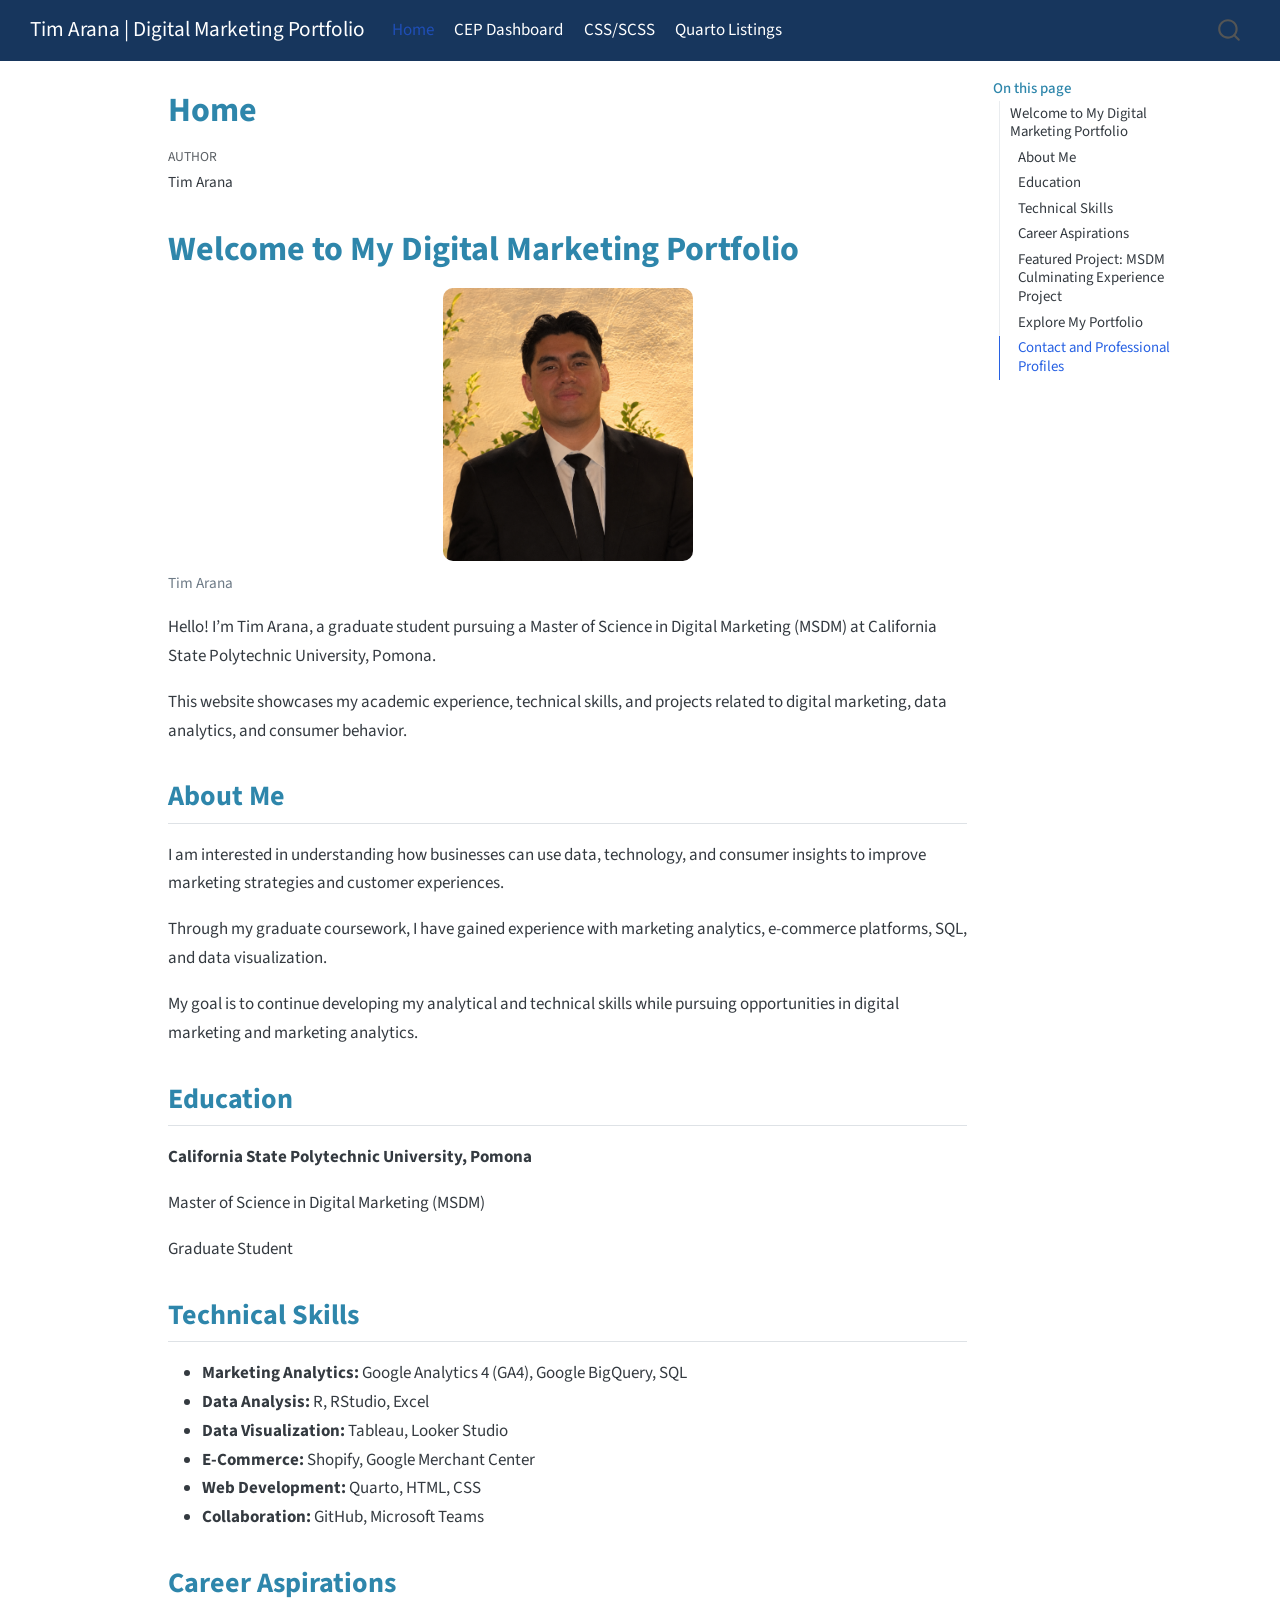
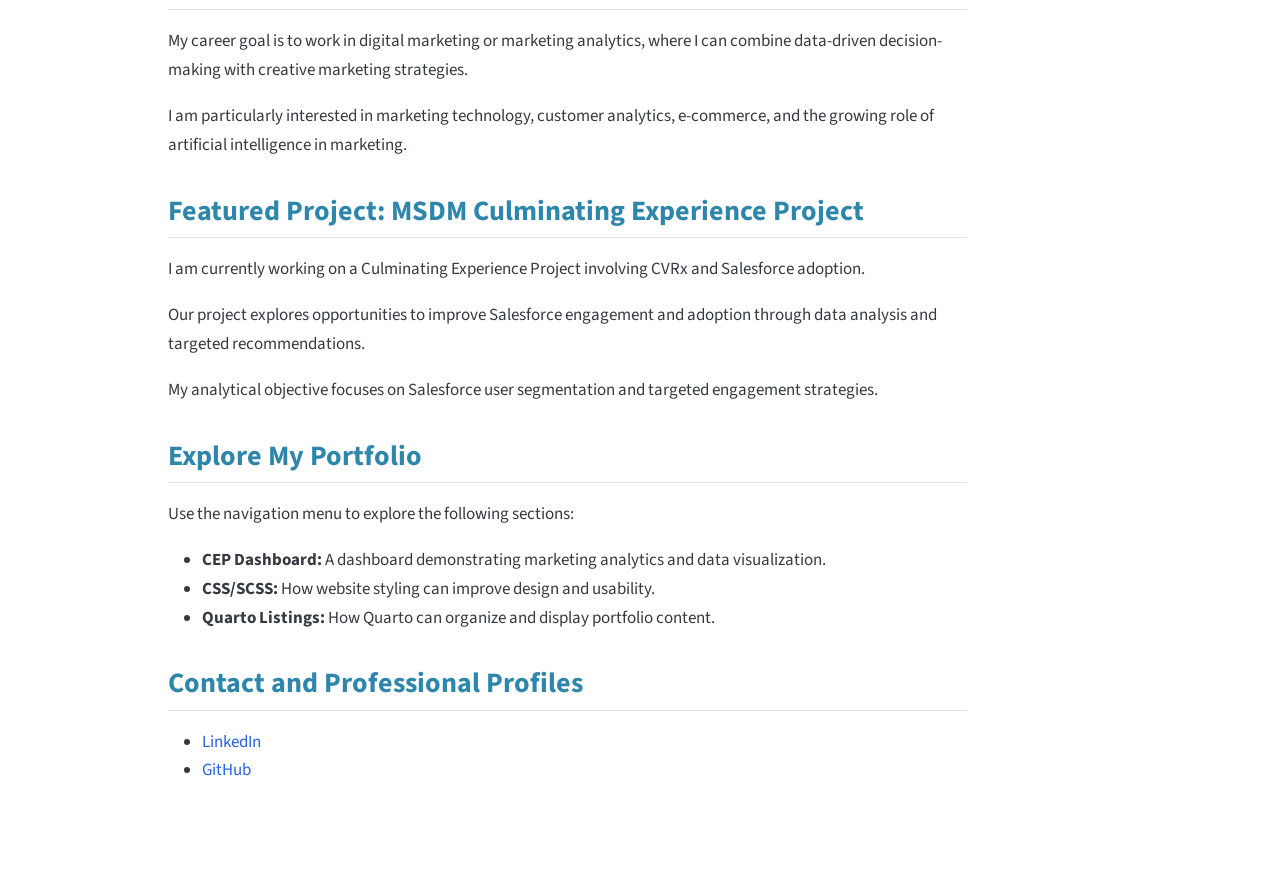
<file: docs/index.html>
<!DOCTYPE html>
<html xmlns="http://www.w3.org/1999/xhtml" lang="en" xml:lang="en"><head>

<meta charset="utf-8">
<meta name="generator" content="quarto-1.6.42">

<meta name="viewport" content="width=device-width, initial-scale=1.0, user-scalable=yes">

<meta name="author" content="Tim Arana">

<title>Home – Tim Arana | Digital Marketing Portfolio</title>
<style>
code{white-space: pre-wrap;}
span.smallcaps{font-variant: small-caps;}
div.columns{display: flex; gap: min(4vw, 1.5em);}
div.column{flex: auto; overflow-x: auto;}
div.hanging-indent{margin-left: 1.5em; text-indent: -1.5em;}
ul.task-list{list-style: none;}
ul.task-list li input[type="checkbox"] {
  width: 0.8em;
  margin: 0 0.8em 0.2em -1em; /* quarto-specific, see https://github.com/quarto-dev/quarto-cli/issues/4556 */ 
  vertical-align: middle;
}
</style>


<script src="site_libs/quarto-nav/quarto-nav.js"></script>
<script src="site_libs/quarto-nav/headroom.min.js"></script>
<script src="site_libs/clipboard/clipboard.min.js"></script>
<script src="site_libs/quarto-search/autocomplete.umd.js"></script>
<script src="site_libs/quarto-search/fuse.min.js"></script>
<script src="site_libs/quarto-search/quarto-search.js"></script>
<meta name="quarto:offset" content="./">
<script src="site_libs/quarto-html/quarto.js"></script>
<script src="site_libs/quarto-html/popper.min.js"></script>
<script src="site_libs/quarto-html/tippy.umd.min.js"></script>
<script src="site_libs/quarto-html/anchor.min.js"></script>
<link href="site_libs/quarto-html/tippy.css" rel="stylesheet">
<link href="site_libs/quarto-html/quarto-syntax-highlighting-2f5df379a58b258e96c21c0638c20c03.css" rel="stylesheet" id="quarto-text-highlighting-styles">
<script src="site_libs/bootstrap/bootstrap.min.js"></script>
<link href="site_libs/bootstrap/bootstrap-icons.css" rel="stylesheet">
<link href="site_libs/bootstrap/bootstrap-6bd9cfa162949bde0a231f530c97869d.min.css" rel="stylesheet" append-hash="true" id="quarto-bootstrap" data-mode="light">
<script id="quarto-search-options" type="application/json">{
  "location": "navbar",
  "copy-button": false,
  "collapse-after": 3,
  "panel-placement": "end",
  "type": "overlay",
  "limit": 50,
  "keyboard-shortcut": [
    "f",
    "/",
    "s"
  ],
  "show-item-context": false,
  "language": {
    "search-no-results-text": "No results",
    "search-matching-documents-text": "matching documents",
    "search-copy-link-title": "Copy link to search",
    "search-hide-matches-text": "Hide additional matches",
    "search-more-match-text": "more match in this document",
    "search-more-matches-text": "more matches in this document",
    "search-clear-button-title": "Clear",
    "search-text-placeholder": "",
    "search-detached-cancel-button-title": "Cancel",
    "search-submit-button-title": "Submit",
    "search-label": "Search"
  }
}</script>


<link rel="stylesheet" href="styles.css">
</head>

<body class="nav-fixed">

<div id="quarto-search-results"></div>
  <header id="quarto-header" class="headroom fixed-top">
    <nav class="navbar navbar-expand-lg " data-bs-theme="dark">
      <div class="navbar-container container-fluid">
      <div class="navbar-brand-container mx-auto">
    <a class="navbar-brand" href="./index.html">
    <span class="navbar-title">Tim Arana | Digital Marketing Portfolio</span>
    </a>
  </div>
            <div id="quarto-search" class="" title="Search"></div>
          <button class="navbar-toggler" type="button" data-bs-toggle="collapse" data-bs-target="#navbarCollapse" aria-controls="navbarCollapse" role="menu" aria-expanded="false" aria-label="Toggle navigation" onclick="if (window.quartoToggleHeadroom) { window.quartoToggleHeadroom(); }">
  <span class="navbar-toggler-icon"></span>
</button>
          <div class="collapse navbar-collapse" id="navbarCollapse">
            <ul class="navbar-nav navbar-nav-scroll me-auto">
  <li class="nav-item">
    <a class="nav-link active" href="./index.html" aria-current="page"> 
<span class="menu-text">Home</span></a>
  </li>  
  <li class="nav-item">
    <a class="nav-link" href="./dashboard.html"> 
<span class="menu-text">CEP Dashboard</span></a>
  </li>  
  <li class="nav-item">
    <a class="nav-link" href="./styling.html"> 
<span class="menu-text">CSS/SCSS</span></a>
  </li>  
  <li class="nav-item">
    <a class="nav-link" href="./listings.html"> 
<span class="menu-text">Quarto Listings</span></a>
  </li>  
</ul>
          </div> <!-- /navcollapse -->
            <div class="quarto-navbar-tools">
</div>
      </div> <!-- /container-fluid -->
    </nav>
</header>
<!-- content -->
<div id="quarto-content" class="quarto-container page-columns page-rows-contents page-layout-article page-navbar">
<!-- sidebar -->
<!-- margin-sidebar -->
    <div id="quarto-margin-sidebar" class="sidebar margin-sidebar">
        <nav id="TOC" role="doc-toc" class="toc-active">
    <h2 id="toc-title">On this page</h2>
   
  <ul>
  <li><a href="#welcome-to-my-digital-marketing-portfolio" id="toc-welcome-to-my-digital-marketing-portfolio" class="nav-link active" data-scroll-target="#welcome-to-my-digital-marketing-portfolio">Welcome to My Digital Marketing Portfolio</a>
  <ul class="collapse">
  <li><a href="#about-me" id="toc-about-me" class="nav-link" data-scroll-target="#about-me">About Me</a></li>
  <li><a href="#education" id="toc-education" class="nav-link" data-scroll-target="#education">Education</a></li>
  <li><a href="#technical-skills" id="toc-technical-skills" class="nav-link" data-scroll-target="#technical-skills">Technical Skills</a></li>
  <li><a href="#career-aspirations" id="toc-career-aspirations" class="nav-link" data-scroll-target="#career-aspirations">Career Aspirations</a></li>
  <li><a href="#featured-project-msdm-culminating-experience-project" id="toc-featured-project-msdm-culminating-experience-project" class="nav-link" data-scroll-target="#featured-project-msdm-culminating-experience-project">Featured Project: MSDM Culminating Experience Project</a></li>
  <li><a href="#explore-my-portfolio" id="toc-explore-my-portfolio" class="nav-link" data-scroll-target="#explore-my-portfolio">Explore My Portfolio</a></li>
  <li><a href="#contact-and-professional-profiles" id="toc-contact-and-professional-profiles" class="nav-link" data-scroll-target="#contact-and-professional-profiles">Contact and Professional Profiles</a></li>
  </ul></li>
  </ul>
</nav>
    </div>
<!-- main -->
<main class="content" id="quarto-document-content">

<header id="title-block-header" class="quarto-title-block default">
<div class="quarto-title">
<h1 class="title">Home</h1>
</div>



<div class="quarto-title-meta">

    <div>
    <div class="quarto-title-meta-heading">Author</div>
    <div class="quarto-title-meta-contents">
             <p>Tim Arana </p>
          </div>
  </div>
    
  
    
  </div>
  


</header>


<section id="welcome-to-my-digital-marketing-portfolio" class="level1">
<h1>Welcome to My Digital Marketing Portfolio</h1>
<div class="quarto-figure quarto-figure-center">
<figure class="figure">
<p><img src="images/profile.png" class="img-fluid figure-img" width="250"></p>
<figcaption>Tim Arana</figcaption>
</figure>
</div>
<p>Hello! I’m Tim Arana, a graduate student pursuing a Master of Science in Digital Marketing (MSDM) at California State Polytechnic University, Pomona.</p>
<p>This website showcases my academic experience, technical skills, and projects related to digital marketing, data analytics, and consumer behavior.</p>
<section id="about-me" class="level2">
<h2 class="anchored" data-anchor-id="about-me">About Me</h2>
<p>I am interested in understanding how businesses can use data, technology, and consumer insights to improve marketing strategies and customer experiences.</p>
<p>Through my graduate coursework, I have gained experience with marketing analytics, e-commerce platforms, SQL, and data visualization.</p>
<p>My goal is to continue developing my analytical and technical skills while pursuing opportunities in digital marketing and marketing analytics.</p>
</section>
<section id="education" class="level2">
<h2 class="anchored" data-anchor-id="education">Education</h2>
<p><strong>California State Polytechnic University, Pomona</strong></p>
<p>Master of Science in Digital Marketing (MSDM)</p>
<p>Graduate Student</p>
</section>
<section id="technical-skills" class="level2">
<h2 class="anchored" data-anchor-id="technical-skills">Technical Skills</h2>
<ul>
<li><strong>Marketing Analytics:</strong> Google Analytics 4 (GA4), Google BigQuery, SQL</li>
<li><strong>Data Analysis:</strong> R, RStudio, Excel</li>
<li><strong>Data Visualization:</strong> Tableau, Looker Studio</li>
<li><strong>E-Commerce:</strong> Shopify, Google Merchant Center</li>
<li><strong>Web Development:</strong> Quarto, HTML, CSS</li>
<li><strong>Collaboration:</strong> GitHub, Microsoft Teams</li>
</ul>
</section>
<section id="career-aspirations" class="level2">
<h2 class="anchored" data-anchor-id="career-aspirations">Career Aspirations</h2>
<p>My career goal is to work in digital marketing or marketing analytics, where I can combine data-driven decision-making with creative marketing strategies.</p>
<p>I am particularly interested in marketing technology, customer analytics, e-commerce, and the growing role of artificial intelligence in marketing.</p>
</section>
<section id="featured-project-msdm-culminating-experience-project" class="level2">
<h2 class="anchored" data-anchor-id="featured-project-msdm-culminating-experience-project">Featured Project: MSDM Culminating Experience Project</h2>
<p>I am currently working on a Culminating Experience Project involving CVRx and Salesforce adoption.</p>
<p>Our project explores opportunities to improve Salesforce engagement and adoption through data analysis and targeted recommendations.</p>
<p>My analytical objective focuses on Salesforce user segmentation and targeted engagement strategies.</p>
</section>
<section id="explore-my-portfolio" class="level2">
<h2 class="anchored" data-anchor-id="explore-my-portfolio">Explore My Portfolio</h2>
<p>Use the navigation menu to explore the following sections:</p>
<ul>
<li><strong>CEP Dashboard:</strong> A dashboard demonstrating marketing analytics and data visualization.</li>
<li><strong>CSS/SCSS:</strong> How website styling can improve design and usability.</li>
<li><strong>Quarto Listings:</strong> How Quarto can organize and display portfolio content.</li>
</ul>
</section>
<section id="contact-and-professional-profiles" class="level2">
<h2 class="anchored" data-anchor-id="contact-and-professional-profiles">Contact and Professional Profiles</h2>
<ul>
<li><a href="https://www.linkedin.com/in/tim-arana-376484263/">LinkedIn</a></li>
<li><a href="https://github.com/tarana7">GitHub</a></li>
</ul>


</section>
</section>

</main> <!-- /main -->
<script id="quarto-html-after-body" type="application/javascript">
window.document.addEventListener("DOMContentLoaded", function (event) {
  const toggleBodyColorMode = (bsSheetEl) => {
    const mode = bsSheetEl.getAttribute("data-mode");
    const bodyEl = window.document.querySelector("body");
    if (mode === "dark") {
      bodyEl.classList.add("quarto-dark");
      bodyEl.classList.remove("quarto-light");
    } else {
      bodyEl.classList.add("quarto-light");
      bodyEl.classList.remove("quarto-dark");
    }
  }
  const toggleBodyColorPrimary = () => {
    const bsSheetEl = window.document.querySelector("link#quarto-bootstrap");
    if (bsSheetEl) {
      toggleBodyColorMode(bsSheetEl);
    }
  }
  toggleBodyColorPrimary();  
  const icon = "";
  const anchorJS = new window.AnchorJS();
  anchorJS.options = {
    placement: 'right',
    icon: icon
  };
  anchorJS.add('.anchored');
  const isCodeAnnotation = (el) => {
    for (const clz of el.classList) {
      if (clz.startsWith('code-annotation-')) {                     
        return true;
      }
    }
    return false;
  }
  const onCopySuccess = function(e) {
    // button target
    const button = e.trigger;
    // don't keep focus
    button.blur();
    // flash "checked"
    button.classList.add('code-copy-button-checked');
    var currentTitle = button.getAttribute("title");
    button.setAttribute("title", "Copied!");
    let tooltip;
    if (window.bootstrap) {
      button.setAttribute("data-bs-toggle", "tooltip");
      button.setAttribute("data-bs-placement", "left");
      button.setAttribute("data-bs-title", "Copied!");
      tooltip = new bootstrap.Tooltip(button, 
        { trigger: "manual", 
          customClass: "code-copy-button-tooltip",
          offset: [0, -8]});
      tooltip.show();    
    }
    setTimeout(function() {
      if (tooltip) {
        tooltip.hide();
        button.removeAttribute("data-bs-title");
        button.removeAttribute("data-bs-toggle");
        button.removeAttribute("data-bs-placement");
      }
      button.setAttribute("title", currentTitle);
      button.classList.remove('code-copy-button-checked');
    }, 1000);
    // clear code selection
    e.clearSelection();
  }
  const getTextToCopy = function(trigger) {
      const codeEl = trigger.previousElementSibling.cloneNode(true);
      for (const childEl of codeEl.children) {
        if (isCodeAnnotation(childEl)) {
          childEl.remove();
        }
      }
      return codeEl.innerText;
  }
  const clipboard = new window.ClipboardJS('.code-copy-button:not([data-in-quarto-modal])', {
    text: getTextToCopy
  });
  clipboard.on('success', onCopySuccess);
  if (window.document.getElementById('quarto-embedded-source-code-modal')) {
    const clipboardModal = new window.ClipboardJS('.code-copy-button[data-in-quarto-modal]', {
      text: getTextToCopy,
      container: window.document.getElementById('quarto-embedded-source-code-modal')
    });
    clipboardModal.on('success', onCopySuccess);
  }
    var localhostRegex = new RegExp(/^(?:http|https):\/\/localhost\:?[0-9]*\//);
    var mailtoRegex = new RegExp(/^mailto:/);
      var filterRegex = new RegExp('/' + window.location.host + '/');
    var isInternal = (href) => {
        return filterRegex.test(href) || localhostRegex.test(href) || mailtoRegex.test(href);
    }
    // Inspect non-navigation links and adorn them if external
 	var links = window.document.querySelectorAll('a[href]:not(.nav-link):not(.navbar-brand):not(.toc-action):not(.sidebar-link):not(.sidebar-item-toggle):not(.pagination-link):not(.no-external):not([aria-hidden]):not(.dropdown-item):not(.quarto-navigation-tool):not(.about-link)');
    for (var i=0; i<links.length; i++) {
      const link = links[i];
      if (!isInternal(link.href)) {
        // undo the damage that might have been done by quarto-nav.js in the case of
        // links that we want to consider external
        if (link.dataset.originalHref !== undefined) {
          link.href = link.dataset.originalHref;
        }
      }
    }
  function tippyHover(el, contentFn, onTriggerFn, onUntriggerFn) {
    const config = {
      allowHTML: true,
      maxWidth: 500,
      delay: 100,
      arrow: false,
      appendTo: function(el) {
          return el.parentElement;
      },
      interactive: true,
      interactiveBorder: 10,
      theme: 'quarto',
      placement: 'bottom-start',
    };
    if (contentFn) {
      config.content = contentFn;
    }
    if (onTriggerFn) {
      config.onTrigger = onTriggerFn;
    }
    if (onUntriggerFn) {
      config.onUntrigger = onUntriggerFn;
    }
    window.tippy(el, config); 
  }
  const noterefs = window.document.querySelectorAll('a[role="doc-noteref"]');
  for (var i=0; i<noterefs.length; i++) {
    const ref = noterefs[i];
    tippyHover(ref, function() {
      // use id or data attribute instead here
      let href = ref.getAttribute('data-footnote-href') || ref.getAttribute('href');
      try { href = new URL(href).hash; } catch {}
      const id = href.replace(/^#\/?/, "");
      const note = window.document.getElementById(id);
      if (note) {
        return note.innerHTML;
      } else {
        return "";
      }
    });
  }
  const xrefs = window.document.querySelectorAll('a.quarto-xref');
  const processXRef = (id, note) => {
    // Strip column container classes
    const stripColumnClz = (el) => {
      el.classList.remove("page-full", "page-columns");
      if (el.children) {
        for (const child of el.children) {
          stripColumnClz(child);
        }
      }
    }
    stripColumnClz(note)
    if (id === null || id.startsWith('sec-')) {
      // Special case sections, only their first couple elements
      const container = document.createElement("div");
      if (note.children && note.children.length > 2) {
        container.appendChild(note.children[0].cloneNode(true));
        for (let i = 1; i < note.children.length; i++) {
          const child = note.children[i];
          if (child.tagName === "P" && child.innerText === "") {
            continue;
          } else {
            container.appendChild(child.cloneNode(true));
            break;
          }
        }
        if (window.Quarto?.typesetMath) {
          window.Quarto.typesetMath(container);
        }
        return container.innerHTML
      } else {
        if (window.Quarto?.typesetMath) {
          window.Quarto.typesetMath(note);
        }
        return note.innerHTML;
      }
    } else {
      // Remove any anchor links if they are present
      const anchorLink = note.querySelector('a.anchorjs-link');
      if (anchorLink) {
        anchorLink.remove();
      }
      if (window.Quarto?.typesetMath) {
        window.Quarto.typesetMath(note);
      }
      if (note.classList.contains("callout")) {
        return note.outerHTML;
      } else {
        return note.innerHTML;
      }
    }
  }
  for (var i=0; i<xrefs.length; i++) {
    const xref = xrefs[i];
    tippyHover(xref, undefined, function(instance) {
      instance.disable();
      let url = xref.getAttribute('href');
      let hash = undefined; 
      if (url.startsWith('#')) {
        hash = url;
      } else {
        try { hash = new URL(url).hash; } catch {}
      }
      if (hash) {
        const id = hash.replace(/^#\/?/, "");
        const note = window.document.getElementById(id);
        if (note !== null) {
          try {
            const html = processXRef(id, note.cloneNode(true));
            instance.setContent(html);
          } finally {
            instance.enable();
            instance.show();
          }
        } else {
          // See if we can fetch this
          fetch(url.split('#')[0])
          .then(res => res.text())
          .then(html => {
            const parser = new DOMParser();
            const htmlDoc = parser.parseFromString(html, "text/html");
            const note = htmlDoc.getElementById(id);
            if (note !== null) {
              const html = processXRef(id, note);
              instance.setContent(html);
            } 
          }).finally(() => {
            instance.enable();
            instance.show();
          });
        }
      } else {
        // See if we can fetch a full url (with no hash to target)
        // This is a special case and we should probably do some content thinning / targeting
        fetch(url)
        .then(res => res.text())
        .then(html => {
          const parser = new DOMParser();
          const htmlDoc = parser.parseFromString(html, "text/html");
          const note = htmlDoc.querySelector('main.content');
          if (note !== null) {
            // This should only happen for chapter cross references
            // (since there is no id in the URL)
            // remove the first header
            if (note.children.length > 0 && note.children[0].tagName === "HEADER") {
              note.children[0].remove();
            }
            const html = processXRef(null, note);
            instance.setContent(html);
          } 
        }).finally(() => {
          instance.enable();
          instance.show();
        });
      }
    }, function(instance) {
    });
  }
      let selectedAnnoteEl;
      const selectorForAnnotation = ( cell, annotation) => {
        let cellAttr = 'data-code-cell="' + cell + '"';
        let lineAttr = 'data-code-annotation="' +  annotation + '"';
        const selector = 'span[' + cellAttr + '][' + lineAttr + ']';
        return selector;
      }
      const selectCodeLines = (annoteEl) => {
        const doc = window.document;
        const targetCell = annoteEl.getAttribute("data-target-cell");
        const targetAnnotation = annoteEl.getAttribute("data-target-annotation");
        const annoteSpan = window.document.querySelector(selectorForAnnotation(targetCell, targetAnnotation));
        const lines = annoteSpan.getAttribute("data-code-lines").split(",");
        const lineIds = lines.map((line) => {
          return targetCell + "-" + line;
        })
        let top = null;
        let height = null;
        let parent = null;
        if (lineIds.length > 0) {
            //compute the position of the single el (top and bottom and make a div)
            const el = window.document.getElementById(lineIds[0]);
            top = el.offsetTop;
            height = el.offsetHeight;
            parent = el.parentElement.parentElement;
          if (lineIds.length > 1) {
            const lastEl = window.document.getElementById(lineIds[lineIds.length - 1]);
            const bottom = lastEl.offsetTop + lastEl.offsetHeight;
            height = bottom - top;
          }
          if (top !== null && height !== null && parent !== null) {
            // cook up a div (if necessary) and position it 
            let div = window.document.getElementById("code-annotation-line-highlight");
            if (div === null) {
              div = window.document.createElement("div");
              div.setAttribute("id", "code-annotation-line-highlight");
              div.style.position = 'absolute';
              parent.appendChild(div);
            }
            div.style.top = top - 2 + "px";
            div.style.height = height + 4 + "px";
            div.style.left = 0;
            let gutterDiv = window.document.getElementById("code-annotation-line-highlight-gutter");
            if (gutterDiv === null) {
              gutterDiv = window.document.createElement("div");
              gutterDiv.setAttribute("id", "code-annotation-line-highlight-gutter");
              gutterDiv.style.position = 'absolute';
              const codeCell = window.document.getElementById(targetCell);
              const gutter = codeCell.querySelector('.code-annotation-gutter');
              gutter.appendChild(gutterDiv);
            }
            gutterDiv.style.top = top - 2 + "px";
            gutterDiv.style.height = height + 4 + "px";
          }
          selectedAnnoteEl = annoteEl;
        }
      };
      const unselectCodeLines = () => {
        const elementsIds = ["code-annotation-line-highlight", "code-annotation-line-highlight-gutter"];
        elementsIds.forEach((elId) => {
          const div = window.document.getElementById(elId);
          if (div) {
            div.remove();
          }
        });
        selectedAnnoteEl = undefined;
      };
        // Handle positioning of the toggle
    window.addEventListener(
      "resize",
      throttle(() => {
        elRect = undefined;
        if (selectedAnnoteEl) {
          selectCodeLines(selectedAnnoteEl);
        }
      }, 10)
    );
    function throttle(fn, ms) {
    let throttle = false;
    let timer;
      return (...args) => {
        if(!throttle) { // first call gets through
            fn.apply(this, args);
            throttle = true;
        } else { // all the others get throttled
            if(timer) clearTimeout(timer); // cancel #2
            timer = setTimeout(() => {
              fn.apply(this, args);
              timer = throttle = false;
            }, ms);
        }
      };
    }
      // Attach click handler to the DT
      const annoteDls = window.document.querySelectorAll('dt[data-target-cell]');
      for (const annoteDlNode of annoteDls) {
        annoteDlNode.addEventListener('click', (event) => {
          const clickedEl = event.target;
          if (clickedEl !== selectedAnnoteEl) {
            unselectCodeLines();
            const activeEl = window.document.querySelector('dt[data-target-cell].code-annotation-active');
            if (activeEl) {
              activeEl.classList.remove('code-annotation-active');
            }
            selectCodeLines(clickedEl);
            clickedEl.classList.add('code-annotation-active');
          } else {
            // Unselect the line
            unselectCodeLines();
            clickedEl.classList.remove('code-annotation-active');
          }
        });
      }
  const findCites = (el) => {
    const parentEl = el.parentElement;
    if (parentEl) {
      const cites = parentEl.dataset.cites;
      if (cites) {
        return {
          el,
          cites: cites.split(' ')
        };
      } else {
        return findCites(el.parentElement)
      }
    } else {
      return undefined;
    }
  };
  var bibliorefs = window.document.querySelectorAll('a[role="doc-biblioref"]');
  for (var i=0; i<bibliorefs.length; i++) {
    const ref = bibliorefs[i];
    const citeInfo = findCites(ref);
    if (citeInfo) {
      tippyHover(citeInfo.el, function() {
        var popup = window.document.createElement('div');
        citeInfo.cites.forEach(function(cite) {
          var citeDiv = window.document.createElement('div');
          citeDiv.classList.add('hanging-indent');
          citeDiv.classList.add('csl-entry');
          var biblioDiv = window.document.getElementById('ref-' + cite);
          if (biblioDiv) {
            citeDiv.innerHTML = biblioDiv.innerHTML;
          }
          popup.appendChild(citeDiv);
        });
        return popup.innerHTML;
      });
    }
  }
});
</script>
</div> <!-- /content -->




</body></html>
</file>
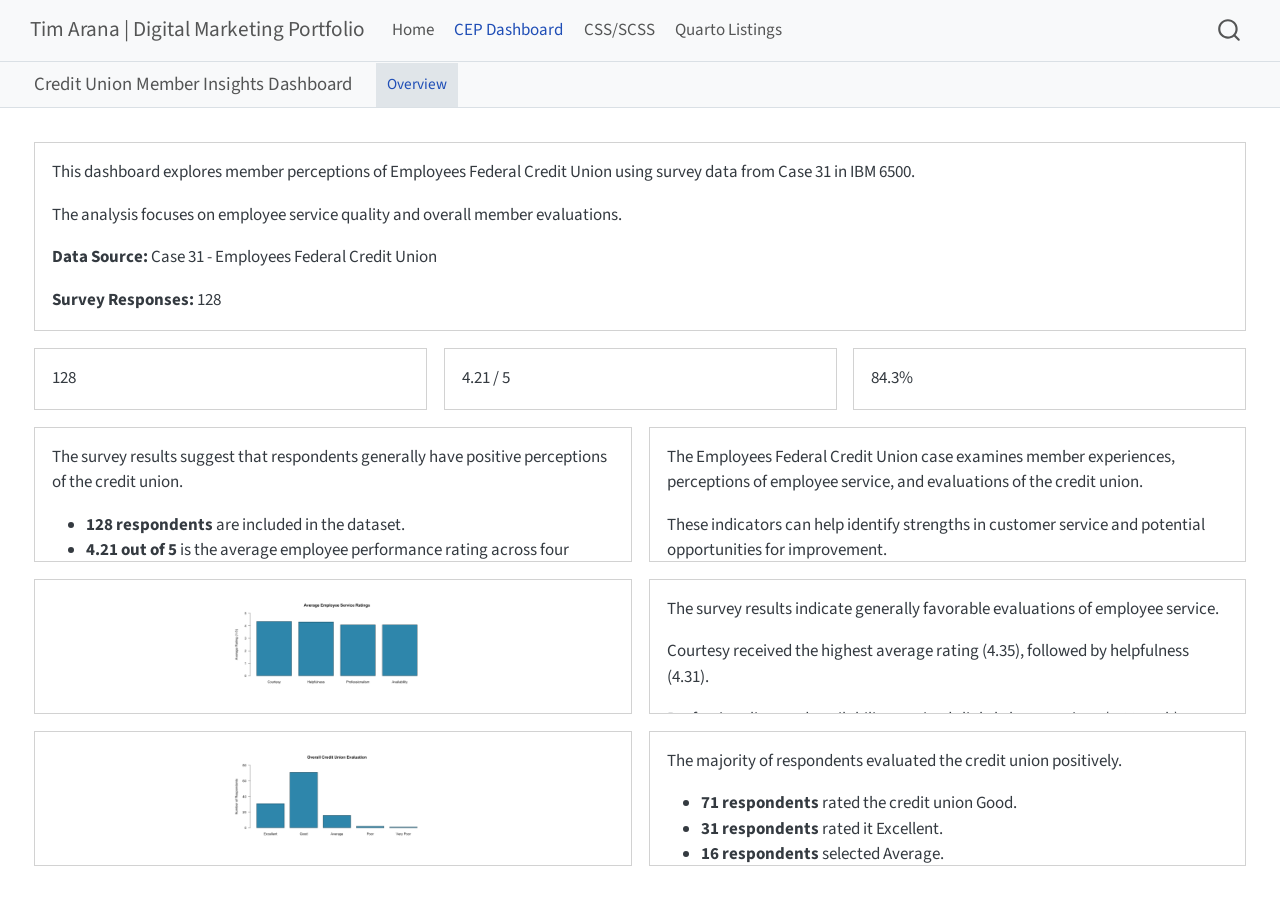
<file: docs/dashboard.html>
<!DOCTYPE html>
<html xmlns="http://www.w3.org/1999/xhtml" lang="en" xml:lang="en"><head>

<meta charset="utf-8">
<meta name="generator" content="quarto-1.6.42">

<meta name="viewport" content="width=device-width, initial-scale=1.0, user-scalable=yes">


<title>Credit Union Member Insights Dashboard – Tim Arana | Digital Marketing Portfolio</title>
<style>
code{white-space: pre-wrap;}
span.smallcaps{font-variant: small-caps;}
div.columns{display: flex; gap: min(4vw, 1.5em);}
div.column{flex: auto; overflow-x: auto;}
div.hanging-indent{margin-left: 1.5em; text-indent: -1.5em;}
ul.task-list{list-style: none;}
ul.task-list li input[type="checkbox"] {
  width: 0.8em;
  margin: 0 0.8em 0.2em -1em; /* quarto-specific, see https://github.com/quarto-dev/quarto-cli/issues/4556 */ 
  vertical-align: middle;
}
</style>


<script src="site_libs/quarto-nav/quarto-nav.js"></script>
<script src="site_libs/quarto-nav/headroom.min.js"></script>
<script src="site_libs/clipboard/clipboard.min.js"></script>
<script src="site_libs/quarto-search/autocomplete.umd.js"></script>
<script src="site_libs/quarto-search/fuse.min.js"></script>
<script src="site_libs/quarto-search/quarto-search.js"></script>
<meta name="quarto:offset" content="./">
<script src="site_libs/quarto-html/quarto.js"></script>
<script src="site_libs/quarto-html/popper.min.js"></script>
<script src="site_libs/quarto-html/tippy.umd.min.js"></script>
<script src="site_libs/quarto-html/anchor.min.js"></script>
<link href="site_libs/quarto-html/tippy.css" rel="stylesheet">
<link href="site_libs/quarto-html/quarto-syntax-highlighting-2f5df379a58b258e96c21c0638c20c03.css" rel="stylesheet" id="quarto-text-highlighting-styles">
<script src="site_libs/bootstrap/bootstrap.min.js"></script>
<link href="site_libs/bootstrap/bootstrap-icons.css" rel="stylesheet">
<link href="site_libs/bootstrap/bootstrap-6bd9cfa162949bde0a231f530c97869d.min.css" rel="stylesheet" append-hash="true" id="quarto-bootstrap" data-mode="light">
<script src="site_libs/quarto-dashboard/quarto-dashboard.js"></script>
<script src="site_libs/quarto-dashboard/stickythead.js"></script>
<script src="site_libs/quarto-dashboard/datatables.min.js" kdttablesentinel="true"></script>
<script src="site_libs/quarto-dashboard/pdfmake.min.js" kdttablesentinel="true"></script>
<script src="site_libs/quarto-dashboard/vfs_fonts.js" kdttablesentinel="true"></script>
<script src="site_libs/quarto-dashboard/web-components.js" type="module"></script>
<script src="site_libs/quarto-dashboard/components.js"></script>
<link href="site_libs/quarto-dashboard/datatables.min.css" rel="stylesheet" kdttablesentinel="true">
<script id="quarto-search-options" type="application/json">{
  "location": "navbar",
  "copy-button": false,
  "collapse-after": 3,
  "panel-placement": "end",
  "type": "overlay",
  "limit": 50,
  "keyboard-shortcut": [
    "f",
    "/",
    "s"
  ],
  "show-item-context": false,
  "language": {
    "search-no-results-text": "No results",
    "search-matching-documents-text": "matching documents",
    "search-copy-link-title": "Copy link to search",
    "search-hide-matches-text": "Hide additional matches",
    "search-more-match-text": "more match in this document",
    "search-more-matches-text": "more matches in this document",
    "search-clear-button-title": "Clear",
    "search-text-placeholder": "",
    "search-detached-cancel-button-title": "Cancel",
    "search-submit-button-title": "Submit",
    "search-label": "Search"
  }
}</script>


</head>

<body class="quarto-dashboard nav-fixed dashboard-fill fullcontent">


<div id="quarto-search-results"></div>
  <header id="quarto-header" class="headroom fixed-top">
    <nav class="navbar navbar-expand-lg " data-bs-theme="dark">
      <div class="navbar-container container-fluid">
      <div class="navbar-brand-container mx-auto">
    <a class="navbar-brand" href="./index.html">
    <span class="navbar-title">Tim Arana | Digital Marketing Portfolio</span>
    </a>
  </div>
            <div id="quarto-search" class="" title="Search"></div>
          <button class="navbar-toggler" type="button" data-bs-toggle="collapse" data-bs-target="#navbarCollapse" aria-controls="navbarCollapse" role="menu" aria-expanded="false" aria-label="Toggle navigation" onclick="if (window.quartoToggleHeadroom) { window.quartoToggleHeadroom(); }">
  <span class="navbar-toggler-icon"></span>
</button>
          <div class="collapse navbar-collapse" id="navbarCollapse">
            <ul class="navbar-nav navbar-nav-scroll me-auto">
  <li class="nav-item">
    <a class="nav-link" href="./index.html"> 
<span class="menu-text">Home</span></a>
  </li>  
  <li class="nav-item">
    <a class="nav-link active" href="./dashboard.html" aria-current="page"> 
<span class="menu-text">CEP Dashboard</span></a>
  </li>  
  <li class="nav-item">
    <a class="nav-link" href="./styling.html"> 
<span class="menu-text">CSS/SCSS</span></a>
  </li>  
  <li class="nav-item">
    <a class="nav-link" href="./listings.html"> 
<span class="menu-text">Quarto Listings</span></a>
  </li>  
</ul>
          </div> <!-- /navcollapse -->
            <div class="quarto-navbar-tools">
</div>
      </div> <!-- /container-fluid -->
    </nav>
<header id="quarto-dashboard-header">
<nav class="navbar navbar-expand-md slim" data-bs-theme="dark">
  <div class="navbar-container container-fluid">
    <button class="navbar-toggler" type="button" data-bs-toggle="collapse" data-bs-target="#dashboard-collapse" aria-controls="dashboard-collapse" aria-expanded="false" aria-label="Toggle navigation">
      <span class="navbar-toggler-icon"></span>
    </button>    


    <div class="navbar-brand-container">       

      <div class="navbar-title">
        <div class="navbar-title-text"><a href="#">Credit Union Member Insights Dashboard</a></div>
        
        
      </div>
    </div>
<div id="dashboard-collapse" class="navbar-collapse collapse"><ul class="navbar-nav navbar-nav-scroll me-auto" role="tablist"><li class="nav-item" role="presentation"><a id="tab-overview" class="nav-link active" data-bs-toggle="tab" role="tab" data-bs-target="#overview" data-scrolling="false" href="#overview" aria-controls="overview" aria-selected="true"><span class="nav-link-text">Overview</span></a></li></ul></div></div>
</nav>
</header></header>
<!-- content -->
<div id="quarto-content" class="quarto-container page-layout-custom page-navbar quarto-dashboard-content bslib-gap-spacing html-fill-container bslib-page-fill quarto-dashboard-pages">
<!-- sidebar -->
<!-- margin-sidebar -->
<!-- main -->

<div class="bslib-grid-item html-fill-item tab-content bslib-grid" data-layout="fill" style="display: grid; grid-template-rows: minmax(3em, 1fr); grid-auto-columns: minmax(0, 1fr);">
<div id="overview" class="dashboard-page tab-pane show active html-fill-item html-fill-container" data-orientation="rows" aria-labelledby="tab-overview">
<div class="html-fill-item html-fill-container bslib-grid" style="display: grid; grid-template-rows: minmax(3em, max-content) minmax(3em, max-content) minmax(3em, 1fr) minmax(3em, 1fr) minmax(3em, 1fr); grid-auto-columns: minmax(0, 1fr);">
<div class="card html-fill-item html-fill-container bslib-card" data-fill="false" data-bslib-card-init="" data-require-bs-caller="card()" data-full-screen="false">
<div class="card-body html-fill-item html-fill-container">
<p>This dashboard explores member perceptions of Employees Federal Credit Union using survey data from Case 31 in IBM 6500.</p>
<p>The analysis focuses on employee service quality and overall member evaluations.</p>
<p><strong>Data Source:</strong> Case 31 - Employees Federal Credit Union</p>
<p><strong>Survey Responses:</strong> 128</p>
</div>
<bslib-tooltip placement="auto" bsoptions="[]" data-require-bs-version="5" data-require-bs-caller="tooltip()">
    <template>Expand</template>
    <span class="bslib-full-screen-enter badge rounded-pill">
        <svg xmlns="http://www.w3.org/2000/svg" viewbox="0 0 24 24" style="height:1em;width:1em;" aria-hidden="true" role="img"><path d="M20 5C20 4.4 19.6 4 19 4H13C12.4 4 12 3.6 12 3C12 2.4 12.4 2 13 2H21C21.6 2 22 2.4 22 3V11C22 11.6 21.6 12 21 12C20.4 12 20 11.6 20 11V5ZM4 19C4 19.6 4.4 20 5 20H11C11.6 20 12 20.4 12 21C12 21.6 11.6 22 11 22H3C2.4 22 2 21.6 2 21V13C2 12.4 2.4 12 3 12C3.6 12 4 12.4 4 13V19Z"></path></svg>
    </span>
</bslib-tooltip><script data-bslib-card-init="">bslib.Card.initializeAllCards();</script></div>
<div class="html-fill-item html-fill-container bslib-grid" style="display: grid; grid-template-columns: minmax(3em, 1fr) minmax(3em, 1fr) minmax(3em, 1fr);
grid-auto-rows: minmax(0, 1fr);">
<div class="valuebox html-fill-item html-fill-container bslib-grid bslib-value-box" style="display: grid; grid-template-rows: minmax(3em, max-content); grid-auto-columns: minmax(0, 1fr);">
<div class="card html-fill-item html-fill-container bslib-card" data-fill="false" data-bslib-card-init="" data-require-bs-caller="card()" data-full-screen="false">
<div class="card-body html-fill-item html-fill-container flow">
128
</div>
<bslib-tooltip placement="auto" bsoptions="[]" data-require-bs-version="5" data-require-bs-caller="tooltip()">
    <template>Expand</template>
    <span class="bslib-full-screen-enter badge rounded-pill">
        <svg xmlns="http://www.w3.org/2000/svg" viewbox="0 0 24 24" style="height:1em;width:1em;" aria-hidden="true" role="img"><path d="M20 5C20 4.4 19.6 4 19 4H13C12.4 4 12 3.6 12 3C12 2.4 12.4 2 13 2H21C21.6 2 22 2.4 22 3V11C22 11.6 21.6 12 21 12C20.4 12 20 11.6 20 11V5ZM4 19C4 19.6 4.4 20 5 20H11C11.6 20 12 20.4 12 21C12 21.6 11.6 22 11 22H3C2.4 22 2 21.6 2 21V13C2 12.4 2.4 12 3 12C3.6 12 4 12.4 4 13V19Z"></path></svg>
    </span>
</bslib-tooltip><script data-bslib-card-init="">bslib.Card.initializeAllCards();</script></div>
</div><div class="valuebox html-fill-item html-fill-container bslib-grid bslib-value-box" style="display: grid; grid-template-rows: minmax(3em, max-content); grid-auto-columns: minmax(0, 1fr);">
<div class="card html-fill-item html-fill-container bslib-card" data-fill="false" data-bslib-card-init="" data-require-bs-caller="card()" data-full-screen="false">
<div class="card-body html-fill-item html-fill-container">
<p>4.21 / 5</p>
</div>
<bslib-tooltip placement="auto" bsoptions="[]" data-require-bs-version="5" data-require-bs-caller="tooltip()">
    <template>Expand</template>
    <span class="bslib-full-screen-enter badge rounded-pill">
        <svg xmlns="http://www.w3.org/2000/svg" viewbox="0 0 24 24" style="height:1em;width:1em;" aria-hidden="true" role="img"><path d="M20 5C20 4.4 19.6 4 19 4H13C12.4 4 12 3.6 12 3C12 2.4 12.4 2 13 2H21C21.6 2 22 2.4 22 3V11C22 11.6 21.6 12 21 12C20.4 12 20 11.6 20 11V5ZM4 19C4 19.6 4.4 20 5 20H11C11.6 20 12 20.4 12 21C12 21.6 11.6 22 11 22H3C2.4 22 2 21.6 2 21V13C2 12.4 2.4 12 3 12C3.6 12 4 12.4 4 13V19Z"></path></svg>
    </span>
</bslib-tooltip><script data-bslib-card-init="">bslib.Card.initializeAllCards();</script></div>
</div><div class="valuebox html-fill-item html-fill-container bslib-grid bslib-value-box" style="display: grid; grid-template-rows: minmax(3em, max-content); grid-auto-columns: minmax(0, 1fr);">
<div class="card html-fill-item html-fill-container bslib-card" data-fill="false" data-bslib-card-init="" data-require-bs-caller="card()" data-full-screen="false">
<div class="card-body html-fill-item html-fill-container flow">
84.3%
</div>
<bslib-tooltip placement="auto" bsoptions="[]" data-require-bs-version="5" data-require-bs-caller="tooltip()">
    <template>Expand</template>
    <span class="bslib-full-screen-enter badge rounded-pill">
        <svg xmlns="http://www.w3.org/2000/svg" viewbox="0 0 24 24" style="height:1em;width:1em;" aria-hidden="true" role="img"><path d="M20 5C20 4.4 19.6 4 19 4H13C12.4 4 12 3.6 12 3C12 2.4 12.4 2 13 2H21C21.6 2 22 2.4 22 3V11C22 11.6 21.6 12 21 12C20.4 12 20 11.6 20 11V5ZM4 19C4 19.6 4.4 20 5 20H11C11.6 20 12 20.4 12 21C12 21.6 11.6 22 11 22H3C2.4 22 2 21.6 2 21V13C2 12.4 2.4 12 3 12C3.6 12 4 12.4 4 13V19Z"></path></svg>
    </span>
</bslib-tooltip><script data-bslib-card-init="">bslib.Card.initializeAllCards();</script></div>
</div>
</div>
<div class="html-fill-item html-fill-container bslib-grid" style="display: grid; grid-template-columns: minmax(3em, 1fr) minmax(3em, 1fr);
grid-auto-rows: minmax(0, 1fr);">
<div class="html-fill-item html-fill-container bslib-grid" style="display: grid; grid-template-rows: minmax(3em, max-content); grid-auto-columns: minmax(0, 1fr);">
<div class="card html-fill-item html-fill-container bslib-card" data-fill="false" data-bslib-card-init="" data-require-bs-caller="card()" data-full-screen="false">
<div class="card-body html-fill-item html-fill-container">
<p>The survey results suggest that respondents generally have positive perceptions of the credit union.</p>
<ul>
<li><strong>128 respondents</strong> are included in the dataset.</li>
<li><strong>4.21 out of 5</strong> is the average employee performance rating across four service-related questions.</li>
<li><strong>84.3%</strong> of respondents with valid answers rated the credit union Excellent or Good.</li>
</ul>
</div>
<bslib-tooltip placement="auto" bsoptions="[]" data-require-bs-version="5" data-require-bs-caller="tooltip()">
    <template>Expand</template>
    <span class="bslib-full-screen-enter badge rounded-pill">
        <svg xmlns="http://www.w3.org/2000/svg" viewbox="0 0 24 24" style="height:1em;width:1em;" aria-hidden="true" role="img"><path d="M20 5C20 4.4 19.6 4 19 4H13C12.4 4 12 3.6 12 3C12 2.4 12.4 2 13 2H21C21.6 2 22 2.4 22 3V11C22 11.6 21.6 12 21 12C20.4 12 20 11.6 20 11V5ZM4 19C4 19.6 4.4 20 5 20H11C11.6 20 12 20.4 12 21C12 21.6 11.6 22 11 22H3C2.4 22 2 21.6 2 21V13C2 12.4 2.4 12 3 12C3.6 12 4 12.4 4 13V19Z"></path></svg>
    </span>
</bslib-tooltip><script data-bslib-card-init="">bslib.Card.initializeAllCards();</script></div>
</div><div class="html-fill-item html-fill-container bslib-grid" style="display: grid; grid-template-rows: minmax(3em, max-content); grid-auto-columns: minmax(0, 1fr);">
<div class="card html-fill-item html-fill-container bslib-card" data-fill="false" data-bslib-card-init="" data-require-bs-caller="card()" data-full-screen="false">
<div class="card-body html-fill-item html-fill-container">
<p>The Employees Federal Credit Union case examines member experiences, perceptions of employee service, and evaluations of the credit union.</p>
<p>These indicators can help identify strengths in customer service and potential opportunities for improvement.</p>
<p><strong>Note:</strong> Seven respondents did not provide an overall evaluation. The positive rating percentage is calculated using 121 valid responses.</p>
</div>
<bslib-tooltip placement="auto" bsoptions="[]" data-require-bs-version="5" data-require-bs-caller="tooltip()">
    <template>Expand</template>
    <span class="bslib-full-screen-enter badge rounded-pill">
        <svg xmlns="http://www.w3.org/2000/svg" viewbox="0 0 24 24" style="height:1em;width:1em;" aria-hidden="true" role="img"><path d="M20 5C20 4.4 19.6 4 19 4H13C12.4 4 12 3.6 12 3C12 2.4 12.4 2 13 2H21C21.6 2 22 2.4 22 3V11C22 11.6 21.6 12 21 12C20.4 12 20 11.6 20 11V5ZM4 19C4 19.6 4.4 20 5 20H11C11.6 20 12 20.4 12 21C12 21.6 11.6 22 11 22H3C2.4 22 2 21.6 2 21V13C2 12.4 2.4 12 3 12C3.6 12 4 12.4 4 13V19Z"></path></svg>
    </span>
</bslib-tooltip><script data-bslib-card-init="">bslib.Card.initializeAllCards();</script></div>
</div>
</div>
<div class="html-fill-item html-fill-container bslib-grid" style="display: grid; grid-template-columns: minmax(3em, 1fr) minmax(3em, 1fr);
grid-auto-rows: minmax(0, 1fr);">
<div class="html-fill-item html-fill-container bslib-grid" style="display: grid; grid-template-rows: minmax(3em, 1fr); grid-auto-columns: minmax(0, 1fr);">
<div class="card cell html-fill-item html-fill-container bslib-card" data-bslib-card-init="" data-require-bs-caller="card()" data-full-screen="false">
<div class="card-body html-fill-item html-fill-container">
<div class="cell-output-display html-fill-item html-fill-container">
<img src="dashboard_files/figure-html/unnamed-chunk-1-1.png" class="img-fluid quarto-dashboard-img-contain" style="width:100.0%">
</div>
</div>
<bslib-tooltip placement="auto" bsoptions="[]" data-require-bs-version="5" data-require-bs-caller="tooltip()">
    <template>Expand</template>
    <span class="bslib-full-screen-enter badge rounded-pill">
        <svg xmlns="http://www.w3.org/2000/svg" viewbox="0 0 24 24" style="height:1em;width:1em;" aria-hidden="true" role="img"><path d="M20 5C20 4.4 19.6 4 19 4H13C12.4 4 12 3.6 12 3C12 2.4 12.4 2 13 2H21C21.6 2 22 2.4 22 3V11C22 11.6 21.6 12 21 12C20.4 12 20 11.6 20 11V5ZM4 19C4 19.6 4.4 20 5 20H11C11.6 20 12 20.4 12 21C12 21.6 11.6 22 11 22H3C2.4 22 2 21.6 2 21V13C2 12.4 2.4 12 3 12C3.6 12 4 12.4 4 13V19Z"></path></svg>
    </span>
</bslib-tooltip><script data-bslib-card-init="">bslib.Card.initializeAllCards();</script></div>
</div><div class="html-fill-item html-fill-container bslib-grid" style="display: grid; grid-template-rows: minmax(3em, max-content); grid-auto-columns: minmax(0, 1fr);">
<div class="card html-fill-item html-fill-container bslib-card" data-fill="false" data-bslib-card-init="" data-require-bs-caller="card()" data-full-screen="false">
<div class="card-body html-fill-item html-fill-container">
<p>The survey results indicate generally favorable evaluations of employee service.</p>
<p>Courtesy received the highest average rating (4.35), followed by helpfulness (4.31).</p>
<p>Professionalism and availability received slightly lower ratings (4.08 each), suggesting potential areas for further investigation.</p>
<p>All four measures received average ratings above 4 out of 5.</p>
<p><strong>Source:</strong> Employees Federal Credit Union, Case 31 survey data.</p>
</div>
<bslib-tooltip placement="auto" bsoptions="[]" data-require-bs-version="5" data-require-bs-caller="tooltip()">
    <template>Expand</template>
    <span class="bslib-full-screen-enter badge rounded-pill">
        <svg xmlns="http://www.w3.org/2000/svg" viewbox="0 0 24 24" style="height:1em;width:1em;" aria-hidden="true" role="img"><path d="M20 5C20 4.4 19.6 4 19 4H13C12.4 4 12 3.6 12 3C12 2.4 12.4 2 13 2H21C21.6 2 22 2.4 22 3V11C22 11.6 21.6 12 21 12C20.4 12 20 11.6 20 11V5ZM4 19C4 19.6 4.4 20 5 20H11C11.6 20 12 20.4 12 21C12 21.6 11.6 22 11 22H3C2.4 22 2 21.6 2 21V13C2 12.4 2.4 12 3 12C3.6 12 4 12.4 4 13V19Z"></path></svg>
    </span>
</bslib-tooltip><script data-bslib-card-init="">bslib.Card.initializeAllCards();</script></div>
</div>
</div>
<div class="html-fill-item html-fill-container bslib-grid" style="display: grid; grid-template-columns: minmax(3em, 1fr) minmax(3em, 1fr);
grid-auto-rows: minmax(0, 1fr);">
<div class="html-fill-item html-fill-container bslib-grid" style="display: grid; grid-template-rows: minmax(3em, 1fr); grid-auto-columns: minmax(0, 1fr);">
<div class="card cell html-fill-item html-fill-container bslib-card" data-bslib-card-init="" data-require-bs-caller="card()" data-full-screen="false">
<div class="card-body html-fill-item html-fill-container">
<div class="cell-output-display html-fill-item html-fill-container">
<img src="dashboard_files/figure-html/unnamed-chunk-2-1.png" class="img-fluid quarto-dashboard-img-contain" style="width:100.0%">
</div>
</div>
<bslib-tooltip placement="auto" bsoptions="[]" data-require-bs-version="5" data-require-bs-caller="tooltip()">
    <template>Expand</template>
    <span class="bslib-full-screen-enter badge rounded-pill">
        <svg xmlns="http://www.w3.org/2000/svg" viewbox="0 0 24 24" style="height:1em;width:1em;" aria-hidden="true" role="img"><path d="M20 5C20 4.4 19.6 4 19 4H13C12.4 4 12 3.6 12 3C12 2.4 12.4 2 13 2H21C21.6 2 22 2.4 22 3V11C22 11.6 21.6 12 21 12C20.4 12 20 11.6 20 11V5ZM4 19C4 19.6 4.4 20 5 20H11C11.6 20 12 20.4 12 21C12 21.6 11.6 22 11 22H3C2.4 22 2 21.6 2 21V13C2 12.4 2.4 12 3 12C3.6 12 4 12.4 4 13V19Z"></path></svg>
    </span>
</bslib-tooltip><script data-bslib-card-init="">bslib.Card.initializeAllCards();</script></div>
</div><div class="html-fill-item html-fill-container bslib-grid" style="display: grid; grid-template-rows: minmax(3em, max-content); grid-auto-columns: minmax(0, 1fr);">
<div class="card html-fill-item html-fill-container bslib-card" data-fill="false" data-bslib-card-init="" data-require-bs-caller="card()" data-full-screen="false">
<div class="card-body html-fill-item html-fill-container">
<p>The majority of respondents evaluated the credit union positively.</p>
<ul>
<li><strong>71 respondents</strong> rated the credit union Good.</li>
<li><strong>31 respondents</strong> rated it Excellent.</li>
<li><strong>16 respondents</strong> selected Average.</li>
<li>Only <strong>3 respondents</strong> selected Poor or Very Poor.</li>
</ul>
<p>Overall, 84.3% of valid respondents provided a positive evaluation.</p>
<p>Seven missing responses were excluded from the chart and percentage calculation.</p>
<p><strong>Source:</strong> Employees Federal Credit Union, Case 31.</p>
</div>
<bslib-tooltip placement="auto" bsoptions="[]" data-require-bs-version="5" data-require-bs-caller="tooltip()">
    <template>Expand</template>
    <span class="bslib-full-screen-enter badge rounded-pill">
        <svg xmlns="http://www.w3.org/2000/svg" viewbox="0 0 24 24" style="height:1em;width:1em;" aria-hidden="true" role="img"><path d="M20 5C20 4.4 19.6 4 19 4H13C12.4 4 12 3.6 12 3C12 2.4 12.4 2 13 2H21C21.6 2 22 2.4 22 3V11C22 11.6 21.6 12 21 12C20.4 12 20 11.6 20 11V5ZM4 19C4 19.6 4.4 20 5 20H11C11.6 20 12 20.4 12 21C12 21.6 11.6 22 11 22H3C2.4 22 2 21.6 2 21V13C2 12.4 2.4 12 3 12C3.6 12 4 12.4 4 13V19Z"></path></svg>
    </span>
</bslib-tooltip><script data-bslib-card-init="">bslib.Card.initializeAllCards();</script></div>


<div id="3ade8a4a-fb1d-4a6c-8409-ac45482d5fc9" class="hidden html-fill-item html-fill-container">

</div>
</div>
</div>
</div>
</div>
</div>


<script id="quarto-html-after-body" type="application/javascript">
window.document.addEventListener("DOMContentLoaded", function (event) {
  const toggleBodyColorMode = (bsSheetEl) => {
    const mode = bsSheetEl.getAttribute("data-mode");
    const bodyEl = window.document.querySelector("body");
    if (mode === "dark") {
      bodyEl.classList.add("quarto-dark");
      bodyEl.classList.remove("quarto-light");
    } else {
      bodyEl.classList.add("quarto-light");
      bodyEl.classList.remove("quarto-dark");
    }
  }
  const toggleBodyColorPrimary = () => {
    const bsSheetEl = window.document.querySelector("link#quarto-bootstrap");
    if (bsSheetEl) {
      toggleBodyColorMode(bsSheetEl);
    }
  }
  toggleBodyColorPrimary();  
  const icon = "";
  const anchorJS = new window.AnchorJS();
  anchorJS.options = {
    placement: 'right',
    icon: icon
  };
  anchorJS.add('.anchored');
  const isCodeAnnotation = (el) => {
    for (const clz of el.classList) {
      if (clz.startsWith('code-annotation-')) {                     
        return true;
      }
    }
    return false;
  }
  const onCopySuccess = function(e) {
    // button target
    const button = e.trigger;
    // don't keep focus
    button.blur();
    // flash "checked"
    button.classList.add('code-copy-button-checked');
    var currentTitle = button.getAttribute("title");
    button.setAttribute("title", "Copied!");
    let tooltip;
    if (window.bootstrap) {
      button.setAttribute("data-bs-toggle", "tooltip");
      button.setAttribute("data-bs-placement", "left");
      button.setAttribute("data-bs-title", "Copied!");
      tooltip = new bootstrap.Tooltip(button, 
        { trigger: "manual", 
          customClass: "code-copy-button-tooltip",
          offset: [0, -8]});
      tooltip.show();    
    }
    setTimeout(function() {
      if (tooltip) {
        tooltip.hide();
        button.removeAttribute("data-bs-title");
        button.removeAttribute("data-bs-toggle");
        button.removeAttribute("data-bs-placement");
      }
      button.setAttribute("title", currentTitle);
      button.classList.remove('code-copy-button-checked');
    }, 1000);
    // clear code selection
    e.clearSelection();
  }
  const getTextToCopy = function(trigger) {
      const codeEl = trigger.previousElementSibling.cloneNode(true);
      for (const childEl of codeEl.children) {
        if (isCodeAnnotation(childEl)) {
          childEl.remove();
        }
      }
      return codeEl.innerText;
  }
  const clipboard = new window.ClipboardJS('.code-copy-button:not([data-in-quarto-modal])', {
    text: getTextToCopy
  });
  clipboard.on('success', onCopySuccess);
  if (window.document.getElementById('quarto-embedded-source-code-modal')) {
    const clipboardModal = new window.ClipboardJS('.code-copy-button[data-in-quarto-modal]', {
      text: getTextToCopy,
      container: window.document.getElementById('quarto-embedded-source-code-modal')
    });
    clipboardModal.on('success', onCopySuccess);
  }
    var localhostRegex = new RegExp(/^(?:http|https):\/\/localhost\:?[0-9]*\//);
    var mailtoRegex = new RegExp(/^mailto:/);
      var filterRegex = new RegExp('/' + window.location.host + '/');
    var isInternal = (href) => {
        return filterRegex.test(href) || localhostRegex.test(href) || mailtoRegex.test(href);
    }
    // Inspect non-navigation links and adorn them if external
 	var links = window.document.querySelectorAll('a[href]:not(.nav-link):not(.navbar-brand):not(.toc-action):not(.sidebar-link):not(.sidebar-item-toggle):not(.pagination-link):not(.no-external):not([aria-hidden]):not(.dropdown-item):not(.quarto-navigation-tool):not(.about-link)');
    for (var i=0; i<links.length; i++) {
      const link = links[i];
      if (!isInternal(link.href)) {
        // undo the damage that might have been done by quarto-nav.js in the case of
        // links that we want to consider external
        if (link.dataset.originalHref !== undefined) {
          link.href = link.dataset.originalHref;
        }
      }
    }
  function tippyHover(el, contentFn, onTriggerFn, onUntriggerFn) {
    const config = {
      allowHTML: true,
      maxWidth: 500,
      delay: 100,
      arrow: false,
      appendTo: function(el) {
          return el.parentElement;
      },
      interactive: true,
      interactiveBorder: 10,
      theme: 'quarto',
      placement: 'bottom-start',
    };
    if (contentFn) {
      config.content = contentFn;
    }
    if (onTriggerFn) {
      config.onTrigger = onTriggerFn;
    }
    if (onUntriggerFn) {
      config.onUntrigger = onUntriggerFn;
    }
    window.tippy(el, config); 
  }
  const noterefs = window.document.querySelectorAll('a[role="doc-noteref"]');
  for (var i=0; i<noterefs.length; i++) {
    const ref = noterefs[i];
    tippyHover(ref, function() {
      // use id or data attribute instead here
      let href = ref.getAttribute('data-footnote-href') || ref.getAttribute('href');
      try { href = new URL(href).hash; } catch {}
      const id = href.replace(/^#\/?/, "");
      const note = window.document.getElementById(id);
      if (note) {
        return note.innerHTML;
      } else {
        return "";
      }
    });
  }
  const xrefs = window.document.querySelectorAll('a.quarto-xref');
  const processXRef = (id, note) => {
    // Strip column container classes
    const stripColumnClz = (el) => {
      el.classList.remove("page-full", "page-columns");
      if (el.children) {
        for (const child of el.children) {
          stripColumnClz(child);
        }
      }
    }
    stripColumnClz(note)
    if (id === null || id.startsWith('sec-')) {
      // Special case sections, only their first couple elements
      const container = document.createElement("div");
      if (note.children && note.children.length > 2) {
        container.appendChild(note.children[0].cloneNode(true));
        for (let i = 1; i < note.children.length; i++) {
          const child = note.children[i];
          if (child.tagName === "P" && child.innerText === "") {
            continue;
          } else {
            container.appendChild(child.cloneNode(true));
            break;
          }
        }
        if (window.Quarto?.typesetMath) {
          window.Quarto.typesetMath(container);
        }
        return container.innerHTML
      } else {
        if (window.Quarto?.typesetMath) {
          window.Quarto.typesetMath(note);
        }
        return note.innerHTML;
      }
    } else {
      // Remove any anchor links if they are present
      const anchorLink = note.querySelector('a.anchorjs-link');
      if (anchorLink) {
        anchorLink.remove();
      }
      if (window.Quarto?.typesetMath) {
        window.Quarto.typesetMath(note);
      }
      if (note.classList.contains("callout")) {
        return note.outerHTML;
      } else {
        return note.innerHTML;
      }
    }
  }
  for (var i=0; i<xrefs.length; i++) {
    const xref = xrefs[i];
    tippyHover(xref, undefined, function(instance) {
      instance.disable();
      let url = xref.getAttribute('href');
      let hash = undefined; 
      if (url.startsWith('#')) {
        hash = url;
      } else {
        try { hash = new URL(url).hash; } catch {}
      }
      if (hash) {
        const id = hash.replace(/^#\/?/, "");
        const note = window.document.getElementById(id);
        if (note !== null) {
          try {
            const html = processXRef(id, note.cloneNode(true));
            instance.setContent(html);
          } finally {
            instance.enable();
            instance.show();
          }
        } else {
          // See if we can fetch this
          fetch(url.split('#')[0])
          .then(res => res.text())
          .then(html => {
            const parser = new DOMParser();
            const htmlDoc = parser.parseFromString(html, "text/html");
            const note = htmlDoc.getElementById(id);
            if (note !== null) {
              const html = processXRef(id, note);
              instance.setContent(html);
            } 
          }).finally(() => {
            instance.enable();
            instance.show();
          });
        }
      } else {
        // See if we can fetch a full url (with no hash to target)
        // This is a special case and we should probably do some content thinning / targeting
        fetch(url)
        .then(res => res.text())
        .then(html => {
          const parser = new DOMParser();
          const htmlDoc = parser.parseFromString(html, "text/html");
          const note = htmlDoc.querySelector('main.content');
          if (note !== null) {
            // This should only happen for chapter cross references
            // (since there is no id in the URL)
            // remove the first header
            if (note.children.length > 0 && note.children[0].tagName === "HEADER") {
              note.children[0].remove();
            }
            const html = processXRef(null, note);
            instance.setContent(html);
          } 
        }).finally(() => {
          instance.enable();
          instance.show();
        });
      }
    }, function(instance) {
    });
  }
      let selectedAnnoteEl;
      const selectorForAnnotation = ( cell, annotation) => {
        let cellAttr = 'data-code-cell="' + cell + '"';
        let lineAttr = 'data-code-annotation="' +  annotation + '"';
        const selector = 'span[' + cellAttr + '][' + lineAttr + ']';
        return selector;
      }
      const selectCodeLines = (annoteEl) => {
        const doc = window.document;
        const targetCell = annoteEl.getAttribute("data-target-cell");
        const targetAnnotation = annoteEl.getAttribute("data-target-annotation");
        const annoteSpan = window.document.querySelector(selectorForAnnotation(targetCell, targetAnnotation));
        const lines = annoteSpan.getAttribute("data-code-lines").split(",");
        const lineIds = lines.map((line) => {
          return targetCell + "-" + line;
        })
        let top = null;
        let height = null;
        let parent = null;
        if (lineIds.length > 0) {
            //compute the position of the single el (top and bottom and make a div)
            const el = window.document.getElementById(lineIds[0]);
            top = el.offsetTop;
            height = el.offsetHeight;
            parent = el.parentElement.parentElement;
          if (lineIds.length > 1) {
            const lastEl = window.document.getElementById(lineIds[lineIds.length - 1]);
            const bottom = lastEl.offsetTop + lastEl.offsetHeight;
            height = bottom - top;
          }
          if (top !== null && height !== null && parent !== null) {
            // cook up a div (if necessary) and position it 
            let div = window.document.getElementById("code-annotation-line-highlight");
            if (div === null) {
              div = window.document.createElement("div");
              div.setAttribute("id", "code-annotation-line-highlight");
              div.style.position = 'absolute';
              parent.appendChild(div);
            }
            div.style.top = top - 2 + "px";
            div.style.height = height + 4 + "px";
            div.style.left = 0;
            let gutterDiv = window.document.getElementById("code-annotation-line-highlight-gutter");
            if (gutterDiv === null) {
              gutterDiv = window.document.createElement("div");
              gutterDiv.setAttribute("id", "code-annotation-line-highlight-gutter");
              gutterDiv.style.position = 'absolute';
              const codeCell = window.document.getElementById(targetCell);
              const gutter = codeCell.querySelector('.code-annotation-gutter');
              gutter.appendChild(gutterDiv);
            }
            gutterDiv.style.top = top - 2 + "px";
            gutterDiv.style.height = height + 4 + "px";
          }
          selectedAnnoteEl = annoteEl;
        }
      };
      const unselectCodeLines = () => {
        const elementsIds = ["code-annotation-line-highlight", "code-annotation-line-highlight-gutter"];
        elementsIds.forEach((elId) => {
          const div = window.document.getElementById(elId);
          if (div) {
            div.remove();
          }
        });
        selectedAnnoteEl = undefined;
      };
        // Handle positioning of the toggle
    window.addEventListener(
      "resize",
      throttle(() => {
        elRect = undefined;
        if (selectedAnnoteEl) {
          selectCodeLines(selectedAnnoteEl);
        }
      }, 10)
    );
    function throttle(fn, ms) {
    let throttle = false;
    let timer;
      return (...args) => {
        if(!throttle) { // first call gets through
            fn.apply(this, args);
            throttle = true;
        } else { // all the others get throttled
            if(timer) clearTimeout(timer); // cancel #2
            timer = setTimeout(() => {
              fn.apply(this, args);
              timer = throttle = false;
            }, ms);
        }
      };
    }
      // Attach click handler to the DT
      const annoteDls = window.document.querySelectorAll('dt[data-target-cell]');
      for (const annoteDlNode of annoteDls) {
        annoteDlNode.addEventListener('click', (event) => {
          const clickedEl = event.target;
          if (clickedEl !== selectedAnnoteEl) {
            unselectCodeLines();
            const activeEl = window.document.querySelector('dt[data-target-cell].code-annotation-active');
            if (activeEl) {
              activeEl.classList.remove('code-annotation-active');
            }
            selectCodeLines(clickedEl);
            clickedEl.classList.add('code-annotation-active');
          } else {
            // Unselect the line
            unselectCodeLines();
            clickedEl.classList.remove('code-annotation-active');
          }
        });
      }
  const findCites = (el) => {
    const parentEl = el.parentElement;
    if (parentEl) {
      const cites = parentEl.dataset.cites;
      if (cites) {
        return {
          el,
          cites: cites.split(' ')
        };
      } else {
        return findCites(el.parentElement)
      }
    } else {
      return undefined;
    }
  };
  var bibliorefs = window.document.querySelectorAll('a[role="doc-biblioref"]');
  for (var i=0; i<bibliorefs.length; i++) {
    const ref = bibliorefs[i];
    const citeInfo = findCites(ref);
    if (citeInfo) {
      tippyHover(citeInfo.el, function() {
        var popup = window.document.createElement('div');
        citeInfo.cites.forEach(function(cite) {
          var citeDiv = window.document.createElement('div');
          citeDiv.classList.add('hanging-indent');
          citeDiv.classList.add('csl-entry');
          var biblioDiv = window.document.getElementById('ref-' + cite);
          if (biblioDiv) {
            citeDiv.innerHTML = biblioDiv.innerHTML;
          }
          popup.appendChild(citeDiv);
        });
        return popup.innerHTML;
      });
    }
  }
});
</script>
</div> <!-- /content -->

<script type="application/javascript">
window.document.addEventListener("DOMContentLoaded", function (_event) {
  if (window.bslib.Card) {
    window.bslib.Card.initializeAllCards();
  }
}); 
</script>
  



</body></html>
</file>
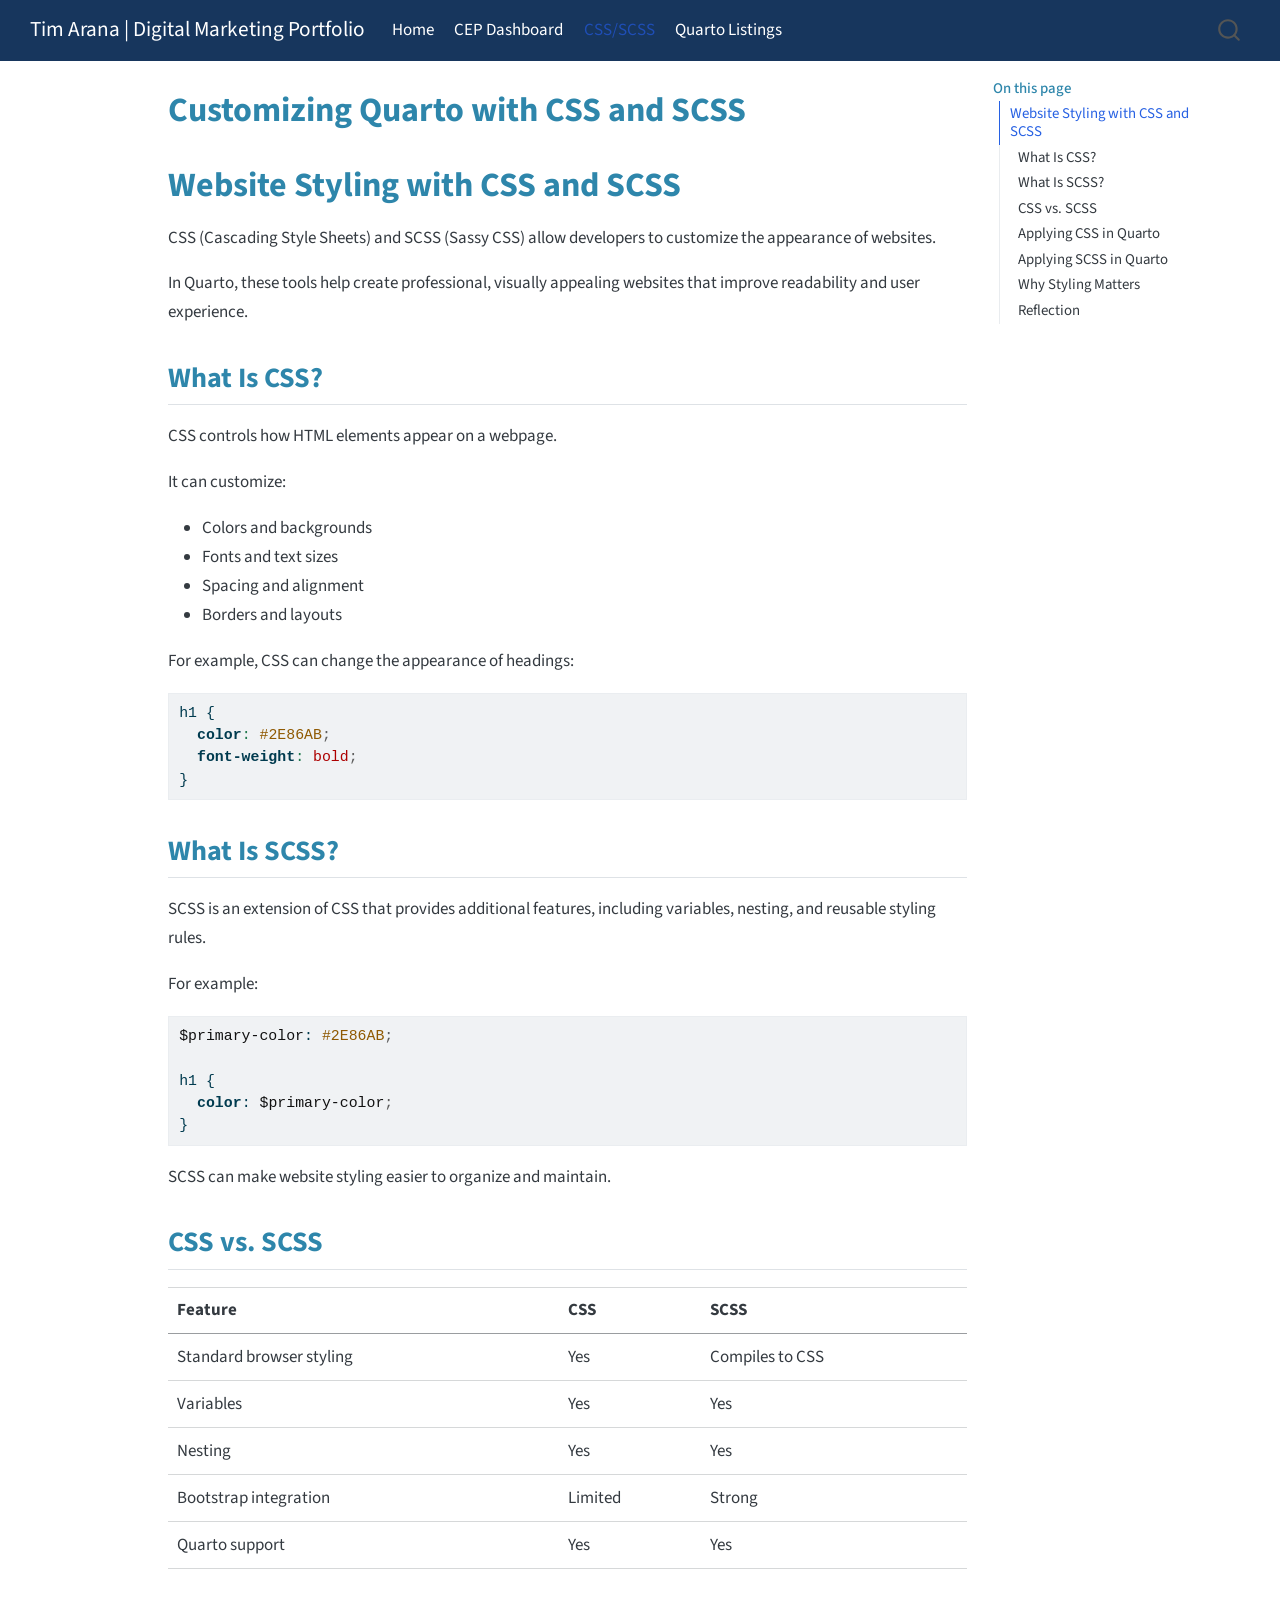
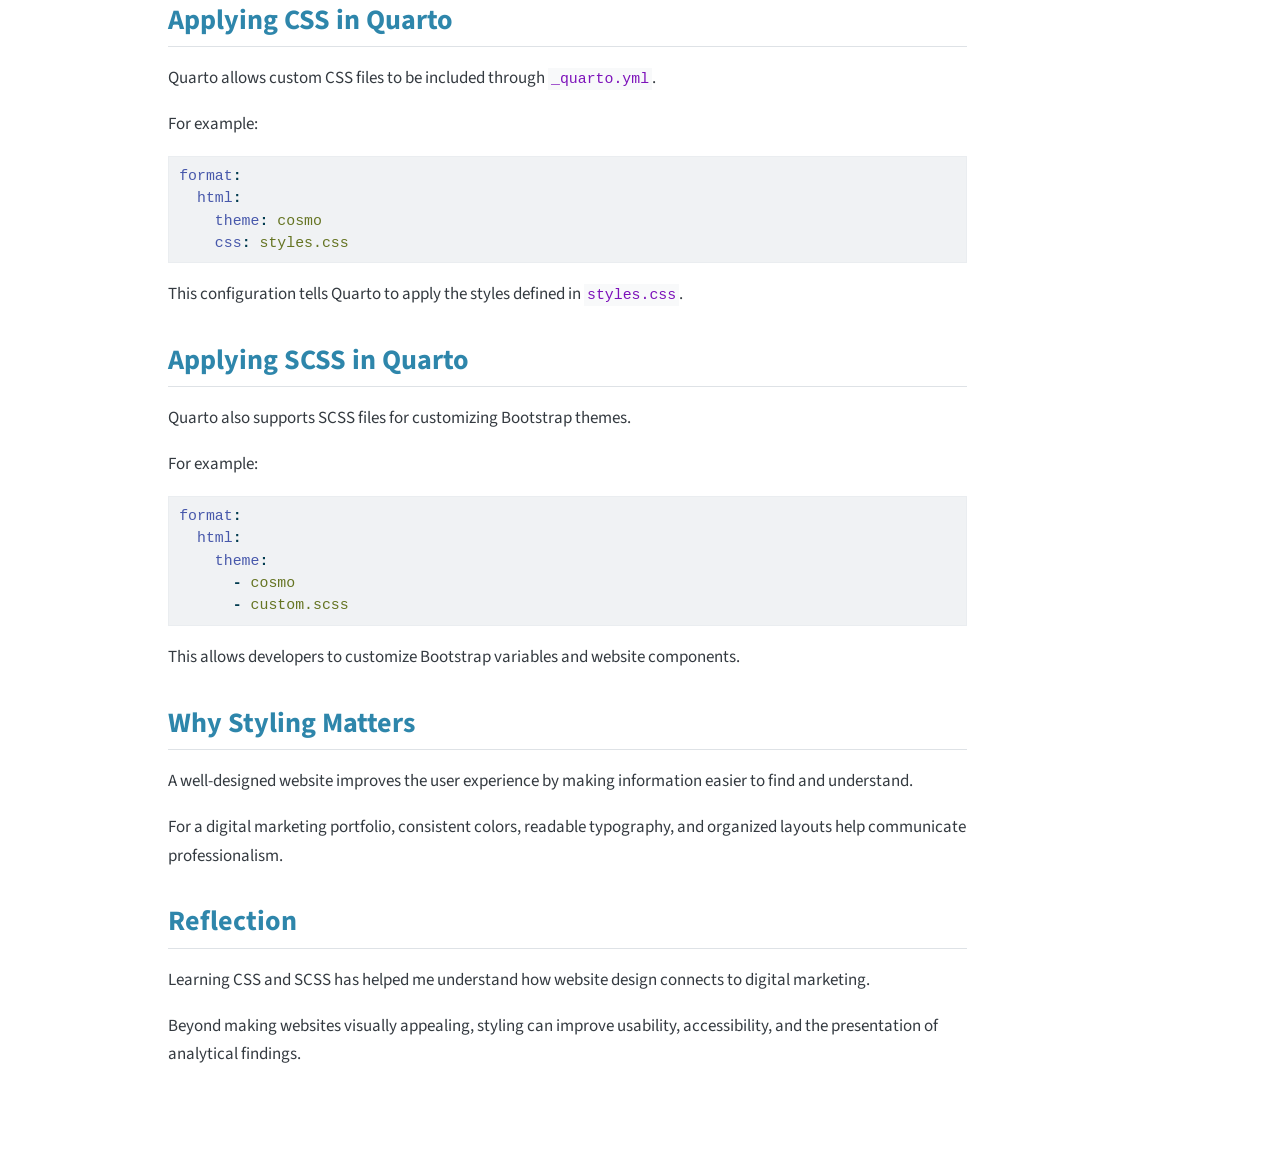
<file: docs/styling.html>
<!DOCTYPE html>
<html xmlns="http://www.w3.org/1999/xhtml" lang="en" xml:lang="en"><head>

<meta charset="utf-8">
<meta name="generator" content="quarto-1.6.42">

<meta name="viewport" content="width=device-width, initial-scale=1.0, user-scalable=yes">


<title>Customizing Quarto with CSS and SCSS – Tim Arana | Digital Marketing Portfolio</title>
<style>
code{white-space: pre-wrap;}
span.smallcaps{font-variant: small-caps;}
div.columns{display: flex; gap: min(4vw, 1.5em);}
div.column{flex: auto; overflow-x: auto;}
div.hanging-indent{margin-left: 1.5em; text-indent: -1.5em;}
ul.task-list{list-style: none;}
ul.task-list li input[type="checkbox"] {
  width: 0.8em;
  margin: 0 0.8em 0.2em -1em; /* quarto-specific, see https://github.com/quarto-dev/quarto-cli/issues/4556 */ 
  vertical-align: middle;
}
/* CSS for syntax highlighting */
pre > code.sourceCode { white-space: pre; position: relative; }
pre > code.sourceCode > span { line-height: 1.25; }
pre > code.sourceCode > span:empty { height: 1.2em; }
.sourceCode { overflow: visible; }
code.sourceCode > span { color: inherit; text-decoration: inherit; }
div.sourceCode { margin: 1em 0; }
pre.sourceCode { margin: 0; }
@media screen {
div.sourceCode { overflow: auto; }
}
@media print {
pre > code.sourceCode { white-space: pre-wrap; }
pre > code.sourceCode > span { display: inline-block; text-indent: -5em; padding-left: 5em; }
}
pre.numberSource code
  { counter-reset: source-line 0; }
pre.numberSource code > span
  { position: relative; left: -4em; counter-increment: source-line; }
pre.numberSource code > span > a:first-child::before
  { content: counter(source-line);
    position: relative; left: -1em; text-align: right; vertical-align: baseline;
    border: none; display: inline-block;
    -webkit-touch-callout: none; -webkit-user-select: none;
    -khtml-user-select: none; -moz-user-select: none;
    -ms-user-select: none; user-select: none;
    padding: 0 4px; width: 4em;
  }
pre.numberSource { margin-left: 3em;  padding-left: 4px; }
div.sourceCode
  {   }
@media screen {
pre > code.sourceCode > span > a:first-child::before { text-decoration: underline; }
}
</style>


<script src="site_libs/quarto-nav/quarto-nav.js"></script>
<script src="site_libs/quarto-nav/headroom.min.js"></script>
<script src="site_libs/clipboard/clipboard.min.js"></script>
<script src="site_libs/quarto-search/autocomplete.umd.js"></script>
<script src="site_libs/quarto-search/fuse.min.js"></script>
<script src="site_libs/quarto-search/quarto-search.js"></script>
<meta name="quarto:offset" content="./">
<script src="site_libs/quarto-html/quarto.js"></script>
<script src="site_libs/quarto-html/popper.min.js"></script>
<script src="site_libs/quarto-html/tippy.umd.min.js"></script>
<script src="site_libs/quarto-html/anchor.min.js"></script>
<link href="site_libs/quarto-html/tippy.css" rel="stylesheet">
<link href="site_libs/quarto-html/quarto-syntax-highlighting-2f5df379a58b258e96c21c0638c20c03.css" rel="stylesheet" id="quarto-text-highlighting-styles">
<script src="site_libs/bootstrap/bootstrap.min.js"></script>
<link href="site_libs/bootstrap/bootstrap-icons.css" rel="stylesheet">
<link href="site_libs/bootstrap/bootstrap-6bd9cfa162949bde0a231f530c97869d.min.css" rel="stylesheet" append-hash="true" id="quarto-bootstrap" data-mode="light">
<script id="quarto-search-options" type="application/json">{
  "location": "navbar",
  "copy-button": false,
  "collapse-after": 3,
  "panel-placement": "end",
  "type": "overlay",
  "limit": 50,
  "keyboard-shortcut": [
    "f",
    "/",
    "s"
  ],
  "show-item-context": false,
  "language": {
    "search-no-results-text": "No results",
    "search-matching-documents-text": "matching documents",
    "search-copy-link-title": "Copy link to search",
    "search-hide-matches-text": "Hide additional matches",
    "search-more-match-text": "more match in this document",
    "search-more-matches-text": "more matches in this document",
    "search-clear-button-title": "Clear",
    "search-text-placeholder": "",
    "search-detached-cancel-button-title": "Cancel",
    "search-submit-button-title": "Submit",
    "search-label": "Search"
  }
}</script>


<link rel="stylesheet" href="styles.css">
</head>

<body class="nav-fixed">

<div id="quarto-search-results"></div>
  <header id="quarto-header" class="headroom fixed-top">
    <nav class="navbar navbar-expand-lg " data-bs-theme="dark">
      <div class="navbar-container container-fluid">
      <div class="navbar-brand-container mx-auto">
    <a class="navbar-brand" href="./index.html">
    <span class="navbar-title">Tim Arana | Digital Marketing Portfolio</span>
    </a>
  </div>
            <div id="quarto-search" class="" title="Search"></div>
          <button class="navbar-toggler" type="button" data-bs-toggle="collapse" data-bs-target="#navbarCollapse" aria-controls="navbarCollapse" role="menu" aria-expanded="false" aria-label="Toggle navigation" onclick="if (window.quartoToggleHeadroom) { window.quartoToggleHeadroom(); }">
  <span class="navbar-toggler-icon"></span>
</button>
          <div class="collapse navbar-collapse" id="navbarCollapse">
            <ul class="navbar-nav navbar-nav-scroll me-auto">
  <li class="nav-item">
    <a class="nav-link" href="./index.html"> 
<span class="menu-text">Home</span></a>
  </li>  
  <li class="nav-item">
    <a class="nav-link" href="./dashboard.html"> 
<span class="menu-text">CEP Dashboard</span></a>
  </li>  
  <li class="nav-item">
    <a class="nav-link active" href="./styling.html" aria-current="page"> 
<span class="menu-text">CSS/SCSS</span></a>
  </li>  
  <li class="nav-item">
    <a class="nav-link" href="./listings.html"> 
<span class="menu-text">Quarto Listings</span></a>
  </li>  
</ul>
          </div> <!-- /navcollapse -->
            <div class="quarto-navbar-tools">
</div>
      </div> <!-- /container-fluid -->
    </nav>
</header>
<!-- content -->
<div id="quarto-content" class="quarto-container page-columns page-rows-contents page-layout-article page-navbar">
<!-- sidebar -->
<!-- margin-sidebar -->
    <div id="quarto-margin-sidebar" class="sidebar margin-sidebar">
        <nav id="TOC" role="doc-toc" class="toc-active">
    <h2 id="toc-title">On this page</h2>
   
  <ul>
  <li><a href="#website-styling-with-css-and-scss" id="toc-website-styling-with-css-and-scss" class="nav-link active" data-scroll-target="#website-styling-with-css-and-scss">Website Styling with CSS and SCSS</a>
  <ul class="collapse">
  <li><a href="#what-is-css" id="toc-what-is-css" class="nav-link" data-scroll-target="#what-is-css">What Is CSS?</a></li>
  <li><a href="#what-is-scss" id="toc-what-is-scss" class="nav-link" data-scroll-target="#what-is-scss">What Is SCSS?</a></li>
  <li><a href="#css-vs.-scss" id="toc-css-vs.-scss" class="nav-link" data-scroll-target="#css-vs.-scss">CSS vs.&nbsp;SCSS</a></li>
  <li><a href="#applying-css-in-quarto" id="toc-applying-css-in-quarto" class="nav-link" data-scroll-target="#applying-css-in-quarto">Applying CSS in Quarto</a></li>
  <li><a href="#applying-scss-in-quarto" id="toc-applying-scss-in-quarto" class="nav-link" data-scroll-target="#applying-scss-in-quarto">Applying SCSS in Quarto</a></li>
  <li><a href="#why-styling-matters" id="toc-why-styling-matters" class="nav-link" data-scroll-target="#why-styling-matters">Why Styling Matters</a></li>
  <li><a href="#reflection" id="toc-reflection" class="nav-link" data-scroll-target="#reflection">Reflection</a></li>
  </ul></li>
  </ul>
</nav>
    </div>
<!-- main -->
<main class="content" id="quarto-document-content">

<header id="title-block-header" class="quarto-title-block default">
<div class="quarto-title">
<h1 class="title">Customizing Quarto with CSS and SCSS</h1>
</div>



<div class="quarto-title-meta">

    
  
    
  </div>
  


</header>


<section id="website-styling-with-css-and-scss" class="level1">
<h1>Website Styling with CSS and SCSS</h1>
<p>CSS (Cascading Style Sheets) and SCSS (Sassy CSS) allow developers to customize the appearance of websites.</p>
<p>In Quarto, these tools help create professional, visually appealing websites that improve readability and user experience.</p>
<section id="what-is-css" class="level2">
<h2 class="anchored" data-anchor-id="what-is-css">What Is CSS?</h2>
<p>CSS controls how HTML elements appear on a webpage.</p>
<p>It can customize:</p>
<ul>
<li>Colors and backgrounds</li>
<li>Fonts and text sizes</li>
<li>Spacing and alignment</li>
<li>Borders and layouts</li>
</ul>
<p>For example, CSS can change the appearance of headings:</p>
<div class="sourceCode" id="cb1"><pre class="sourceCode css code-with-copy"><code class="sourceCode css"><span id="cb1-1"><a href="#cb1-1" aria-hidden="true" tabindex="-1"></a>h1 {</span>
<span id="cb1-2"><a href="#cb1-2" aria-hidden="true" tabindex="-1"></a>  <span class="kw">color</span><span class="ch">:</span> <span class="cn">#2E86AB</span><span class="op">;</span></span>
<span id="cb1-3"><a href="#cb1-3" aria-hidden="true" tabindex="-1"></a>  <span class="kw">font-weight</span><span class="ch">:</span> <span class="dv">bold</span><span class="op">;</span></span>
<span id="cb1-4"><a href="#cb1-4" aria-hidden="true" tabindex="-1"></a>}</span></code><button title="Copy to Clipboard" class="code-copy-button"><i class="bi"></i></button></pre></div>
</section>
<section id="what-is-scss" class="level2">
<h2 class="anchored" data-anchor-id="what-is-scss">What Is SCSS?</h2>
<p>SCSS is an extension of CSS that provides additional features, including variables, nesting, and reusable styling rules.</p>
<p>For example:</p>
<div class="sourceCode" id="cb2"><pre class="sourceCode scss code-with-copy"><code class="sourceCode scss"><span id="cb2-1"><a href="#cb2-1" aria-hidden="true" tabindex="-1"></a><span class="va">$primary-color</span>: <span class="cn">#2E86AB</span><span class="op">;</span></span>
<span id="cb2-2"><a href="#cb2-2" aria-hidden="true" tabindex="-1"></a></span>
<span id="cb2-3"><a href="#cb2-3" aria-hidden="true" tabindex="-1"></a>h1 {</span>
<span id="cb2-4"><a href="#cb2-4" aria-hidden="true" tabindex="-1"></a>  <span class="kw">color</span>: <span class="va">$primary-color</span><span class="op">;</span></span>
<span id="cb2-5"><a href="#cb2-5" aria-hidden="true" tabindex="-1"></a>}</span></code><button title="Copy to Clipboard" class="code-copy-button"><i class="bi"></i></button></pre></div>
<p>SCSS can make website styling easier to organize and maintain.</p>
</section>
<section id="css-vs.-scss" class="level2">
<h2 class="anchored" data-anchor-id="css-vs.-scss">CSS vs.&nbsp;SCSS</h2>
<table class="caption-top table">
<thead>
<tr class="header">
<th>Feature</th>
<th>CSS</th>
<th>SCSS</th>
</tr>
</thead>
<tbody>
<tr class="odd">
<td>Standard browser styling</td>
<td>Yes</td>
<td>Compiles to CSS</td>
</tr>
<tr class="even">
<td>Variables</td>
<td>Yes</td>
<td>Yes</td>
</tr>
<tr class="odd">
<td>Nesting</td>
<td>Yes</td>
<td>Yes</td>
</tr>
<tr class="even">
<td>Bootstrap integration</td>
<td>Limited</td>
<td>Strong</td>
</tr>
<tr class="odd">
<td>Quarto support</td>
<td>Yes</td>
<td>Yes</td>
</tr>
</tbody>
</table>
</section>
<section id="applying-css-in-quarto" class="level2">
<h2 class="anchored" data-anchor-id="applying-css-in-quarto">Applying CSS in Quarto</h2>
<p>Quarto allows custom CSS files to be included through <code>_quarto.yml</code>.</p>
<p>For example:</p>
<div class="sourceCode" id="cb3"><pre class="sourceCode yaml code-with-copy"><code class="sourceCode yaml"><span id="cb3-1"><a href="#cb3-1" aria-hidden="true" tabindex="-1"></a><span class="fu">format</span><span class="kw">:</span></span>
<span id="cb3-2"><a href="#cb3-2" aria-hidden="true" tabindex="-1"></a><span class="at">  </span><span class="fu">html</span><span class="kw">:</span></span>
<span id="cb3-3"><a href="#cb3-3" aria-hidden="true" tabindex="-1"></a><span class="at">    </span><span class="fu">theme</span><span class="kw">:</span><span class="at"> cosmo</span></span>
<span id="cb3-4"><a href="#cb3-4" aria-hidden="true" tabindex="-1"></a><span class="at">    </span><span class="fu">css</span><span class="kw">:</span><span class="at"> styles.css</span></span></code><button title="Copy to Clipboard" class="code-copy-button"><i class="bi"></i></button></pre></div>
<p>This configuration tells Quarto to apply the styles defined in <code>styles.css</code>.</p>
</section>
<section id="applying-scss-in-quarto" class="level2">
<h2 class="anchored" data-anchor-id="applying-scss-in-quarto">Applying SCSS in Quarto</h2>
<p>Quarto also supports SCSS files for customizing Bootstrap themes.</p>
<p>For example:</p>
<div class="sourceCode" id="cb4"><pre class="sourceCode yaml code-with-copy"><code class="sourceCode yaml"><span id="cb4-1"><a href="#cb4-1" aria-hidden="true" tabindex="-1"></a><span class="fu">format</span><span class="kw">:</span></span>
<span id="cb4-2"><a href="#cb4-2" aria-hidden="true" tabindex="-1"></a><span class="at">  </span><span class="fu">html</span><span class="kw">:</span></span>
<span id="cb4-3"><a href="#cb4-3" aria-hidden="true" tabindex="-1"></a><span class="at">    </span><span class="fu">theme</span><span class="kw">:</span></span>
<span id="cb4-4"><a href="#cb4-4" aria-hidden="true" tabindex="-1"></a><span class="at">      </span><span class="kw">-</span><span class="at"> cosmo</span></span>
<span id="cb4-5"><a href="#cb4-5" aria-hidden="true" tabindex="-1"></a><span class="at">      </span><span class="kw">-</span><span class="at"> custom.scss</span></span></code><button title="Copy to Clipboard" class="code-copy-button"><i class="bi"></i></button></pre></div>
<p>This allows developers to customize Bootstrap variables and website components.</p>
</section>
<section id="why-styling-matters" class="level2">
<h2 class="anchored" data-anchor-id="why-styling-matters">Why Styling Matters</h2>
<p>A well-designed website improves the user experience by making information easier to find and understand.</p>
<p>For a digital marketing portfolio, consistent colors, readable typography, and organized layouts help communicate professionalism.</p>
</section>
<section id="reflection" class="level2">
<h2 class="anchored" data-anchor-id="reflection">Reflection</h2>
<p>Learning CSS and SCSS has helped me understand how website design connects to digital marketing.</p>
<p>Beyond making websites visually appealing, styling can improve usability, accessibility, and the presentation of analytical findings.</p>


</section>
</section>

</main> <!-- /main -->
<script id="quarto-html-after-body" type="application/javascript">
window.document.addEventListener("DOMContentLoaded", function (event) {
  const toggleBodyColorMode = (bsSheetEl) => {
    const mode = bsSheetEl.getAttribute("data-mode");
    const bodyEl = window.document.querySelector("body");
    if (mode === "dark") {
      bodyEl.classList.add("quarto-dark");
      bodyEl.classList.remove("quarto-light");
    } else {
      bodyEl.classList.add("quarto-light");
      bodyEl.classList.remove("quarto-dark");
    }
  }
  const toggleBodyColorPrimary = () => {
    const bsSheetEl = window.document.querySelector("link#quarto-bootstrap");
    if (bsSheetEl) {
      toggleBodyColorMode(bsSheetEl);
    }
  }
  toggleBodyColorPrimary();  
  const icon = "";
  const anchorJS = new window.AnchorJS();
  anchorJS.options = {
    placement: 'right',
    icon: icon
  };
  anchorJS.add('.anchored');
  const isCodeAnnotation = (el) => {
    for (const clz of el.classList) {
      if (clz.startsWith('code-annotation-')) {                     
        return true;
      }
    }
    return false;
  }
  const onCopySuccess = function(e) {
    // button target
    const button = e.trigger;
    // don't keep focus
    button.blur();
    // flash "checked"
    button.classList.add('code-copy-button-checked');
    var currentTitle = button.getAttribute("title");
    button.setAttribute("title", "Copied!");
    let tooltip;
    if (window.bootstrap) {
      button.setAttribute("data-bs-toggle", "tooltip");
      button.setAttribute("data-bs-placement", "left");
      button.setAttribute("data-bs-title", "Copied!");
      tooltip = new bootstrap.Tooltip(button, 
        { trigger: "manual", 
          customClass: "code-copy-button-tooltip",
          offset: [0, -8]});
      tooltip.show();    
    }
    setTimeout(function() {
      if (tooltip) {
        tooltip.hide();
        button.removeAttribute("data-bs-title");
        button.removeAttribute("data-bs-toggle");
        button.removeAttribute("data-bs-placement");
      }
      button.setAttribute("title", currentTitle);
      button.classList.remove('code-copy-button-checked');
    }, 1000);
    // clear code selection
    e.clearSelection();
  }
  const getTextToCopy = function(trigger) {
      const codeEl = trigger.previousElementSibling.cloneNode(true);
      for (const childEl of codeEl.children) {
        if (isCodeAnnotation(childEl)) {
          childEl.remove();
        }
      }
      return codeEl.innerText;
  }
  const clipboard = new window.ClipboardJS('.code-copy-button:not([data-in-quarto-modal])', {
    text: getTextToCopy
  });
  clipboard.on('success', onCopySuccess);
  if (window.document.getElementById('quarto-embedded-source-code-modal')) {
    const clipboardModal = new window.ClipboardJS('.code-copy-button[data-in-quarto-modal]', {
      text: getTextToCopy,
      container: window.document.getElementById('quarto-embedded-source-code-modal')
    });
    clipboardModal.on('success', onCopySuccess);
  }
    var localhostRegex = new RegExp(/^(?:http|https):\/\/localhost\:?[0-9]*\//);
    var mailtoRegex = new RegExp(/^mailto:/);
      var filterRegex = new RegExp('/' + window.location.host + '/');
    var isInternal = (href) => {
        return filterRegex.test(href) || localhostRegex.test(href) || mailtoRegex.test(href);
    }
    // Inspect non-navigation links and adorn them if external
 	var links = window.document.querySelectorAll('a[href]:not(.nav-link):not(.navbar-brand):not(.toc-action):not(.sidebar-link):not(.sidebar-item-toggle):not(.pagination-link):not(.no-external):not([aria-hidden]):not(.dropdown-item):not(.quarto-navigation-tool):not(.about-link)');
    for (var i=0; i<links.length; i++) {
      const link = links[i];
      if (!isInternal(link.href)) {
        // undo the damage that might have been done by quarto-nav.js in the case of
        // links that we want to consider external
        if (link.dataset.originalHref !== undefined) {
          link.href = link.dataset.originalHref;
        }
      }
    }
  function tippyHover(el, contentFn, onTriggerFn, onUntriggerFn) {
    const config = {
      allowHTML: true,
      maxWidth: 500,
      delay: 100,
      arrow: false,
      appendTo: function(el) {
          return el.parentElement;
      },
      interactive: true,
      interactiveBorder: 10,
      theme: 'quarto',
      placement: 'bottom-start',
    };
    if (contentFn) {
      config.content = contentFn;
    }
    if (onTriggerFn) {
      config.onTrigger = onTriggerFn;
    }
    if (onUntriggerFn) {
      config.onUntrigger = onUntriggerFn;
    }
    window.tippy(el, config); 
  }
  const noterefs = window.document.querySelectorAll('a[role="doc-noteref"]');
  for (var i=0; i<noterefs.length; i++) {
    const ref = noterefs[i];
    tippyHover(ref, function() {
      // use id or data attribute instead here
      let href = ref.getAttribute('data-footnote-href') || ref.getAttribute('href');
      try { href = new URL(href).hash; } catch {}
      const id = href.replace(/^#\/?/, "");
      const note = window.document.getElementById(id);
      if (note) {
        return note.innerHTML;
      } else {
        return "";
      }
    });
  }
  const xrefs = window.document.querySelectorAll('a.quarto-xref');
  const processXRef = (id, note) => {
    // Strip column container classes
    const stripColumnClz = (el) => {
      el.classList.remove("page-full", "page-columns");
      if (el.children) {
        for (const child of el.children) {
          stripColumnClz(child);
        }
      }
    }
    stripColumnClz(note)
    if (id === null || id.startsWith('sec-')) {
      // Special case sections, only their first couple elements
      const container = document.createElement("div");
      if (note.children && note.children.length > 2) {
        container.appendChild(note.children[0].cloneNode(true));
        for (let i = 1; i < note.children.length; i++) {
          const child = note.children[i];
          if (child.tagName === "P" && child.innerText === "") {
            continue;
          } else {
            container.appendChild(child.cloneNode(true));
            break;
          }
        }
        if (window.Quarto?.typesetMath) {
          window.Quarto.typesetMath(container);
        }
        return container.innerHTML
      } else {
        if (window.Quarto?.typesetMath) {
          window.Quarto.typesetMath(note);
        }
        return note.innerHTML;
      }
    } else {
      // Remove any anchor links if they are present
      const anchorLink = note.querySelector('a.anchorjs-link');
      if (anchorLink) {
        anchorLink.remove();
      }
      if (window.Quarto?.typesetMath) {
        window.Quarto.typesetMath(note);
      }
      if (note.classList.contains("callout")) {
        return note.outerHTML;
      } else {
        return note.innerHTML;
      }
    }
  }
  for (var i=0; i<xrefs.length; i++) {
    const xref = xrefs[i];
    tippyHover(xref, undefined, function(instance) {
      instance.disable();
      let url = xref.getAttribute('href');
      let hash = undefined; 
      if (url.startsWith('#')) {
        hash = url;
      } else {
        try { hash = new URL(url).hash; } catch {}
      }
      if (hash) {
        const id = hash.replace(/^#\/?/, "");
        const note = window.document.getElementById(id);
        if (note !== null) {
          try {
            const html = processXRef(id, note.cloneNode(true));
            instance.setContent(html);
          } finally {
            instance.enable();
            instance.show();
          }
        } else {
          // See if we can fetch this
          fetch(url.split('#')[0])
          .then(res => res.text())
          .then(html => {
            const parser = new DOMParser();
            const htmlDoc = parser.parseFromString(html, "text/html");
            const note = htmlDoc.getElementById(id);
            if (note !== null) {
              const html = processXRef(id, note);
              instance.setContent(html);
            } 
          }).finally(() => {
            instance.enable();
            instance.show();
          });
        }
      } else {
        // See if we can fetch a full url (with no hash to target)
        // This is a special case and we should probably do some content thinning / targeting
        fetch(url)
        .then(res => res.text())
        .then(html => {
          const parser = new DOMParser();
          const htmlDoc = parser.parseFromString(html, "text/html");
          const note = htmlDoc.querySelector('main.content');
          if (note !== null) {
            // This should only happen for chapter cross references
            // (since there is no id in the URL)
            // remove the first header
            if (note.children.length > 0 && note.children[0].tagName === "HEADER") {
              note.children[0].remove();
            }
            const html = processXRef(null, note);
            instance.setContent(html);
          } 
        }).finally(() => {
          instance.enable();
          instance.show();
        });
      }
    }, function(instance) {
    });
  }
      let selectedAnnoteEl;
      const selectorForAnnotation = ( cell, annotation) => {
        let cellAttr = 'data-code-cell="' + cell + '"';
        let lineAttr = 'data-code-annotation="' +  annotation + '"';
        const selector = 'span[' + cellAttr + '][' + lineAttr + ']';
        return selector;
      }
      const selectCodeLines = (annoteEl) => {
        const doc = window.document;
        const targetCell = annoteEl.getAttribute("data-target-cell");
        const targetAnnotation = annoteEl.getAttribute("data-target-annotation");
        const annoteSpan = window.document.querySelector(selectorForAnnotation(targetCell, targetAnnotation));
        const lines = annoteSpan.getAttribute("data-code-lines").split(",");
        const lineIds = lines.map((line) => {
          return targetCell + "-" + line;
        })
        let top = null;
        let height = null;
        let parent = null;
        if (lineIds.length > 0) {
            //compute the position of the single el (top and bottom and make a div)
            const el = window.document.getElementById(lineIds[0]);
            top = el.offsetTop;
            height = el.offsetHeight;
            parent = el.parentElement.parentElement;
          if (lineIds.length > 1) {
            const lastEl = window.document.getElementById(lineIds[lineIds.length - 1]);
            const bottom = lastEl.offsetTop + lastEl.offsetHeight;
            height = bottom - top;
          }
          if (top !== null && height !== null && parent !== null) {
            // cook up a div (if necessary) and position it 
            let div = window.document.getElementById("code-annotation-line-highlight");
            if (div === null) {
              div = window.document.createElement("div");
              div.setAttribute("id", "code-annotation-line-highlight");
              div.style.position = 'absolute';
              parent.appendChild(div);
            }
            div.style.top = top - 2 + "px";
            div.style.height = height + 4 + "px";
            div.style.left = 0;
            let gutterDiv = window.document.getElementById("code-annotation-line-highlight-gutter");
            if (gutterDiv === null) {
              gutterDiv = window.document.createElement("div");
              gutterDiv.setAttribute("id", "code-annotation-line-highlight-gutter");
              gutterDiv.style.position = 'absolute';
              const codeCell = window.document.getElementById(targetCell);
              const gutter = codeCell.querySelector('.code-annotation-gutter');
              gutter.appendChild(gutterDiv);
            }
            gutterDiv.style.top = top - 2 + "px";
            gutterDiv.style.height = height + 4 + "px";
          }
          selectedAnnoteEl = annoteEl;
        }
      };
      const unselectCodeLines = () => {
        const elementsIds = ["code-annotation-line-highlight", "code-annotation-line-highlight-gutter"];
        elementsIds.forEach((elId) => {
          const div = window.document.getElementById(elId);
          if (div) {
            div.remove();
          }
        });
        selectedAnnoteEl = undefined;
      };
        // Handle positioning of the toggle
    window.addEventListener(
      "resize",
      throttle(() => {
        elRect = undefined;
        if (selectedAnnoteEl) {
          selectCodeLines(selectedAnnoteEl);
        }
      }, 10)
    );
    function throttle(fn, ms) {
    let throttle = false;
    let timer;
      return (...args) => {
        if(!throttle) { // first call gets through
            fn.apply(this, args);
            throttle = true;
        } else { // all the others get throttled
            if(timer) clearTimeout(timer); // cancel #2
            timer = setTimeout(() => {
              fn.apply(this, args);
              timer = throttle = false;
            }, ms);
        }
      };
    }
      // Attach click handler to the DT
      const annoteDls = window.document.querySelectorAll('dt[data-target-cell]');
      for (const annoteDlNode of annoteDls) {
        annoteDlNode.addEventListener('click', (event) => {
          const clickedEl = event.target;
          if (clickedEl !== selectedAnnoteEl) {
            unselectCodeLines();
            const activeEl = window.document.querySelector('dt[data-target-cell].code-annotation-active');
            if (activeEl) {
              activeEl.classList.remove('code-annotation-active');
            }
            selectCodeLines(clickedEl);
            clickedEl.classList.add('code-annotation-active');
          } else {
            // Unselect the line
            unselectCodeLines();
            clickedEl.classList.remove('code-annotation-active');
          }
        });
      }
  const findCites = (el) => {
    const parentEl = el.parentElement;
    if (parentEl) {
      const cites = parentEl.dataset.cites;
      if (cites) {
        return {
          el,
          cites: cites.split(' ')
        };
      } else {
        return findCites(el.parentElement)
      }
    } else {
      return undefined;
    }
  };
  var bibliorefs = window.document.querySelectorAll('a[role="doc-biblioref"]');
  for (var i=0; i<bibliorefs.length; i++) {
    const ref = bibliorefs[i];
    const citeInfo = findCites(ref);
    if (citeInfo) {
      tippyHover(citeInfo.el, function() {
        var popup = window.document.createElement('div');
        citeInfo.cites.forEach(function(cite) {
          var citeDiv = window.document.createElement('div');
          citeDiv.classList.add('hanging-indent');
          citeDiv.classList.add('csl-entry');
          var biblioDiv = window.document.getElementById('ref-' + cite);
          if (biblioDiv) {
            citeDiv.innerHTML = biblioDiv.innerHTML;
          }
          popup.appendChild(citeDiv);
        });
        return popup.innerHTML;
      });
    }
  }
});
</script>
</div> <!-- /content -->




</body></html>
</file>
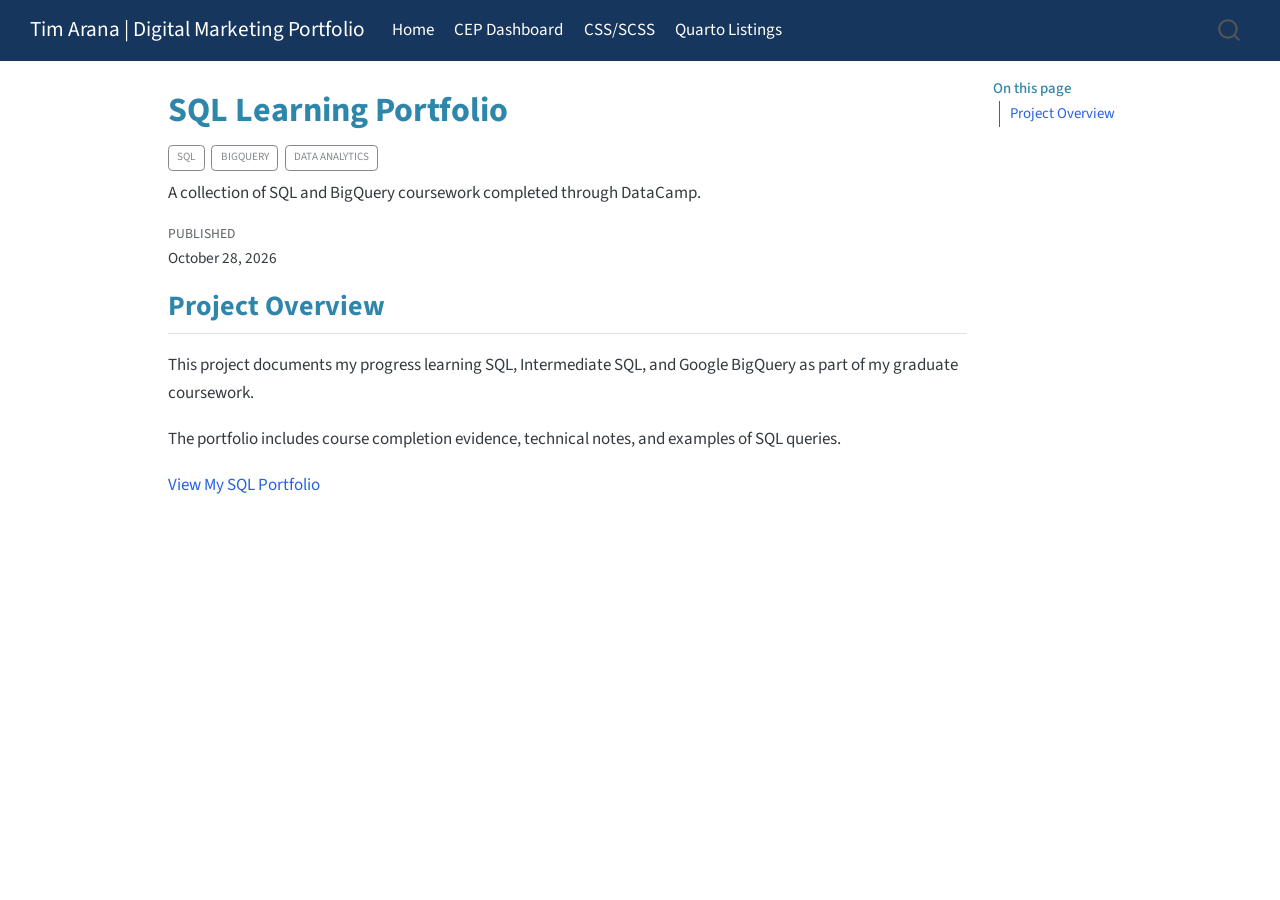
<file: docs/projects/sql-portfolio.html>
<!DOCTYPE html>
<html xmlns="http://www.w3.org/1999/xhtml" lang="en" xml:lang="en"><head>

<meta charset="utf-8">
<meta name="generator" content="quarto-1.6.42">

<meta name="viewport" content="width=device-width, initial-scale=1.0, user-scalable=yes">

<meta name="dcterms.date" content="2026-10-28">
<meta name="description" content="A collection of SQL and BigQuery coursework completed through DataCamp.">

<title>SQL Learning Portfolio – Tim Arana | Digital Marketing Portfolio</title>
<style>
code{white-space: pre-wrap;}
span.smallcaps{font-variant: small-caps;}
div.columns{display: flex; gap: min(4vw, 1.5em);}
div.column{flex: auto; overflow-x: auto;}
div.hanging-indent{margin-left: 1.5em; text-indent: -1.5em;}
ul.task-list{list-style: none;}
ul.task-list li input[type="checkbox"] {
  width: 0.8em;
  margin: 0 0.8em 0.2em -1em; /* quarto-specific, see https://github.com/quarto-dev/quarto-cli/issues/4556 */ 
  vertical-align: middle;
}
</style>


<script src="../site_libs/quarto-nav/quarto-nav.js"></script>
<script src="../site_libs/quarto-nav/headroom.min.js"></script>
<script src="../site_libs/clipboard/clipboard.min.js"></script>
<script src="../site_libs/quarto-search/autocomplete.umd.js"></script>
<script src="../site_libs/quarto-search/fuse.min.js"></script>
<script src="../site_libs/quarto-search/quarto-search.js"></script>
<meta name="quarto:offset" content="../">
<script src="../site_libs/quarto-html/quarto.js"></script>
<script src="../site_libs/quarto-html/popper.min.js"></script>
<script src="../site_libs/quarto-html/tippy.umd.min.js"></script>
<script src="../site_libs/quarto-html/anchor.min.js"></script>
<link href="../site_libs/quarto-html/tippy.css" rel="stylesheet">
<link href="../site_libs/quarto-html/quarto-syntax-highlighting-2f5df379a58b258e96c21c0638c20c03.css" rel="stylesheet" id="quarto-text-highlighting-styles">
<script src="../site_libs/bootstrap/bootstrap.min.js"></script>
<link href="../site_libs/bootstrap/bootstrap-icons.css" rel="stylesheet">
<link href="../site_libs/bootstrap/bootstrap-6bd9cfa162949bde0a231f530c97869d.min.css" rel="stylesheet" append-hash="true" id="quarto-bootstrap" data-mode="light">
<script id="quarto-search-options" type="application/json">{
  "location": "navbar",
  "copy-button": false,
  "collapse-after": 3,
  "panel-placement": "end",
  "type": "overlay",
  "limit": 50,
  "keyboard-shortcut": [
    "f",
    "/",
    "s"
  ],
  "show-item-context": false,
  "language": {
    "search-no-results-text": "No results",
    "search-matching-documents-text": "matching documents",
    "search-copy-link-title": "Copy link to search",
    "search-hide-matches-text": "Hide additional matches",
    "search-more-match-text": "more match in this document",
    "search-more-matches-text": "more matches in this document",
    "search-clear-button-title": "Clear",
    "search-text-placeholder": "",
    "search-detached-cancel-button-title": "Cancel",
    "search-submit-button-title": "Submit",
    "search-label": "Search"
  }
}</script>


<link rel="stylesheet" href="../styles.css">
</head>

<body class="nav-fixed">

<div id="quarto-search-results"></div>
  <header id="quarto-header" class="headroom fixed-top">
    <nav class="navbar navbar-expand-lg " data-bs-theme="dark">
      <div class="navbar-container container-fluid">
      <div class="navbar-brand-container mx-auto">
    <a class="navbar-brand" href="../index.html">
    <span class="navbar-title">Tim Arana | Digital Marketing Portfolio</span>
    </a>
  </div>
            <div id="quarto-search" class="" title="Search"></div>
          <button class="navbar-toggler" type="button" data-bs-toggle="collapse" data-bs-target="#navbarCollapse" aria-controls="navbarCollapse" role="menu" aria-expanded="false" aria-label="Toggle navigation" onclick="if (window.quartoToggleHeadroom) { window.quartoToggleHeadroom(); }">
  <span class="navbar-toggler-icon"></span>
</button>
          <div class="collapse navbar-collapse" id="navbarCollapse">
            <ul class="navbar-nav navbar-nav-scroll me-auto">
  <li class="nav-item">
    <a class="nav-link" href="../index.html"> 
<span class="menu-text">Home</span></a>
  </li>  
  <li class="nav-item">
    <a class="nav-link" href="../dashboard.html"> 
<span class="menu-text">CEP Dashboard</span></a>
  </li>  
  <li class="nav-item">
    <a class="nav-link" href="../styling.html"> 
<span class="menu-text">CSS/SCSS</span></a>
  </li>  
  <li class="nav-item">
    <a class="nav-link" href="../listings.html"> 
<span class="menu-text">Quarto Listings</span></a>
  </li>  
</ul>
          </div> <!-- /navcollapse -->
            <div class="quarto-navbar-tools">
</div>
      </div> <!-- /container-fluid -->
    </nav>
</header>
<!-- content -->
<div id="quarto-content" class="quarto-container page-columns page-rows-contents page-layout-article page-navbar">
<!-- sidebar -->
<!-- margin-sidebar -->
    <div id="quarto-margin-sidebar" class="sidebar margin-sidebar">
        <nav id="TOC" role="doc-toc" class="toc-active">
    <h2 id="toc-title">On this page</h2>
   
  <ul>
  <li><a href="#project-overview" id="toc-project-overview" class="nav-link active" data-scroll-target="#project-overview">Project Overview</a></li>
  </ul>
</nav>
    </div>
<!-- main -->
<main class="content" id="quarto-document-content">

<header id="title-block-header" class="quarto-title-block default">
<div class="quarto-title">
<h1 class="title">SQL Learning Portfolio</h1>
  <div class="quarto-categories">
    <div class="quarto-category">SQL</div>
    <div class="quarto-category">BigQuery</div>
    <div class="quarto-category">Data Analytics</div>
  </div>
  </div>

<div>
  <div class="description">
    A collection of SQL and BigQuery coursework completed through DataCamp.
  </div>
</div>


<div class="quarto-title-meta">

    
    <div>
    <div class="quarto-title-meta-heading">Published</div>
    <div class="quarto-title-meta-contents">
      <p class="date">October 28, 2026</p>
    </div>
  </div>
  
    
  </div>
  


</header>


<section id="project-overview" class="level2">
<h2 class="anchored" data-anchor-id="project-overview">Project Overview</h2>
<p>This project documents my progress learning SQL, Intermediate SQL, and Google BigQuery as part of my graduate coursework.</p>
<p>The portfolio includes course completion evidence, technical notes, and examples of SQL queries.</p>
<p><a href="https://tarana7.github.io/ibm-6500-sql-learning-portfolio/">View My SQL Portfolio</a></p>


</section>

</main> <!-- /main -->
<script id="quarto-html-after-body" type="application/javascript">
window.document.addEventListener("DOMContentLoaded", function (event) {
  const toggleBodyColorMode = (bsSheetEl) => {
    const mode = bsSheetEl.getAttribute("data-mode");
    const bodyEl = window.document.querySelector("body");
    if (mode === "dark") {
      bodyEl.classList.add("quarto-dark");
      bodyEl.classList.remove("quarto-light");
    } else {
      bodyEl.classList.add("quarto-light");
      bodyEl.classList.remove("quarto-dark");
    }
  }
  const toggleBodyColorPrimary = () => {
    const bsSheetEl = window.document.querySelector("link#quarto-bootstrap");
    if (bsSheetEl) {
      toggleBodyColorMode(bsSheetEl);
    }
  }
  toggleBodyColorPrimary();  
  const icon = "";
  const anchorJS = new window.AnchorJS();
  anchorJS.options = {
    placement: 'right',
    icon: icon
  };
  anchorJS.add('.anchored');
  const isCodeAnnotation = (el) => {
    for (const clz of el.classList) {
      if (clz.startsWith('code-annotation-')) {                     
        return true;
      }
    }
    return false;
  }
  const onCopySuccess = function(e) {
    // button target
    const button = e.trigger;
    // don't keep focus
    button.blur();
    // flash "checked"
    button.classList.add('code-copy-button-checked');
    var currentTitle = button.getAttribute("title");
    button.setAttribute("title", "Copied!");
    let tooltip;
    if (window.bootstrap) {
      button.setAttribute("data-bs-toggle", "tooltip");
      button.setAttribute("data-bs-placement", "left");
      button.setAttribute("data-bs-title", "Copied!");
      tooltip = new bootstrap.Tooltip(button, 
        { trigger: "manual", 
          customClass: "code-copy-button-tooltip",
          offset: [0, -8]});
      tooltip.show();    
    }
    setTimeout(function() {
      if (tooltip) {
        tooltip.hide();
        button.removeAttribute("data-bs-title");
        button.removeAttribute("data-bs-toggle");
        button.removeAttribute("data-bs-placement");
      }
      button.setAttribute("title", currentTitle);
      button.classList.remove('code-copy-button-checked');
    }, 1000);
    // clear code selection
    e.clearSelection();
  }
  const getTextToCopy = function(trigger) {
      const codeEl = trigger.previousElementSibling.cloneNode(true);
      for (const childEl of codeEl.children) {
        if (isCodeAnnotation(childEl)) {
          childEl.remove();
        }
      }
      return codeEl.innerText;
  }
  const clipboard = new window.ClipboardJS('.code-copy-button:not([data-in-quarto-modal])', {
    text: getTextToCopy
  });
  clipboard.on('success', onCopySuccess);
  if (window.document.getElementById('quarto-embedded-source-code-modal')) {
    const clipboardModal = new window.ClipboardJS('.code-copy-button[data-in-quarto-modal]', {
      text: getTextToCopy,
      container: window.document.getElementById('quarto-embedded-source-code-modal')
    });
    clipboardModal.on('success', onCopySuccess);
  }
    var localhostRegex = new RegExp(/^(?:http|https):\/\/localhost\:?[0-9]*\//);
    var mailtoRegex = new RegExp(/^mailto:/);
      var filterRegex = new RegExp('/' + window.location.host + '/');
    var isInternal = (href) => {
        return filterRegex.test(href) || localhostRegex.test(href) || mailtoRegex.test(href);
    }
    // Inspect non-navigation links and adorn them if external
 	var links = window.document.querySelectorAll('a[href]:not(.nav-link):not(.navbar-brand):not(.toc-action):not(.sidebar-link):not(.sidebar-item-toggle):not(.pagination-link):not(.no-external):not([aria-hidden]):not(.dropdown-item):not(.quarto-navigation-tool):not(.about-link)');
    for (var i=0; i<links.length; i++) {
      const link = links[i];
      if (!isInternal(link.href)) {
        // undo the damage that might have been done by quarto-nav.js in the case of
        // links that we want to consider external
        if (link.dataset.originalHref !== undefined) {
          link.href = link.dataset.originalHref;
        }
      }
    }
  function tippyHover(el, contentFn, onTriggerFn, onUntriggerFn) {
    const config = {
      allowHTML: true,
      maxWidth: 500,
      delay: 100,
      arrow: false,
      appendTo: function(el) {
          return el.parentElement;
      },
      interactive: true,
      interactiveBorder: 10,
      theme: 'quarto',
      placement: 'bottom-start',
    };
    if (contentFn) {
      config.content = contentFn;
    }
    if (onTriggerFn) {
      config.onTrigger = onTriggerFn;
    }
    if (onUntriggerFn) {
      config.onUntrigger = onUntriggerFn;
    }
    window.tippy(el, config); 
  }
  const noterefs = window.document.querySelectorAll('a[role="doc-noteref"]');
  for (var i=0; i<noterefs.length; i++) {
    const ref = noterefs[i];
    tippyHover(ref, function() {
      // use id or data attribute instead here
      let href = ref.getAttribute('data-footnote-href') || ref.getAttribute('href');
      try { href = new URL(href).hash; } catch {}
      const id = href.replace(/^#\/?/, "");
      const note = window.document.getElementById(id);
      if (note) {
        return note.innerHTML;
      } else {
        return "";
      }
    });
  }
  const xrefs = window.document.querySelectorAll('a.quarto-xref');
  const processXRef = (id, note) => {
    // Strip column container classes
    const stripColumnClz = (el) => {
      el.classList.remove("page-full", "page-columns");
      if (el.children) {
        for (const child of el.children) {
          stripColumnClz(child);
        }
      }
    }
    stripColumnClz(note)
    if (id === null || id.startsWith('sec-')) {
      // Special case sections, only their first couple elements
      const container = document.createElement("div");
      if (note.children && note.children.length > 2) {
        container.appendChild(note.children[0].cloneNode(true));
        for (let i = 1; i < note.children.length; i++) {
          const child = note.children[i];
          if (child.tagName === "P" && child.innerText === "") {
            continue;
          } else {
            container.appendChild(child.cloneNode(true));
            break;
          }
        }
        if (window.Quarto?.typesetMath) {
          window.Quarto.typesetMath(container);
        }
        return container.innerHTML
      } else {
        if (window.Quarto?.typesetMath) {
          window.Quarto.typesetMath(note);
        }
        return note.innerHTML;
      }
    } else {
      // Remove any anchor links if they are present
      const anchorLink = note.querySelector('a.anchorjs-link');
      if (anchorLink) {
        anchorLink.remove();
      }
      if (window.Quarto?.typesetMath) {
        window.Quarto.typesetMath(note);
      }
      if (note.classList.contains("callout")) {
        return note.outerHTML;
      } else {
        return note.innerHTML;
      }
    }
  }
  for (var i=0; i<xrefs.length; i++) {
    const xref = xrefs[i];
    tippyHover(xref, undefined, function(instance) {
      instance.disable();
      let url = xref.getAttribute('href');
      let hash = undefined; 
      if (url.startsWith('#')) {
        hash = url;
      } else {
        try { hash = new URL(url).hash; } catch {}
      }
      if (hash) {
        const id = hash.replace(/^#\/?/, "");
        const note = window.document.getElementById(id);
        if (note !== null) {
          try {
            const html = processXRef(id, note.cloneNode(true));
            instance.setContent(html);
          } finally {
            instance.enable();
            instance.show();
          }
        } else {
          // See if we can fetch this
          fetch(url.split('#')[0])
          .then(res => res.text())
          .then(html => {
            const parser = new DOMParser();
            const htmlDoc = parser.parseFromString(html, "text/html");
            const note = htmlDoc.getElementById(id);
            if (note !== null) {
              const html = processXRef(id, note);
              instance.setContent(html);
            } 
          }).finally(() => {
            instance.enable();
            instance.show();
          });
        }
      } else {
        // See if we can fetch a full url (with no hash to target)
        // This is a special case and we should probably do some content thinning / targeting
        fetch(url)
        .then(res => res.text())
        .then(html => {
          const parser = new DOMParser();
          const htmlDoc = parser.parseFromString(html, "text/html");
          const note = htmlDoc.querySelector('main.content');
          if (note !== null) {
            // This should only happen for chapter cross references
            // (since there is no id in the URL)
            // remove the first header
            if (note.children.length > 0 && note.children[0].tagName === "HEADER") {
              note.children[0].remove();
            }
            const html = processXRef(null, note);
            instance.setContent(html);
          } 
        }).finally(() => {
          instance.enable();
          instance.show();
        });
      }
    }, function(instance) {
    });
  }
      let selectedAnnoteEl;
      const selectorForAnnotation = ( cell, annotation) => {
        let cellAttr = 'data-code-cell="' + cell + '"';
        let lineAttr = 'data-code-annotation="' +  annotation + '"';
        const selector = 'span[' + cellAttr + '][' + lineAttr + ']';
        return selector;
      }
      const selectCodeLines = (annoteEl) => {
        const doc = window.document;
        const targetCell = annoteEl.getAttribute("data-target-cell");
        const targetAnnotation = annoteEl.getAttribute("data-target-annotation");
        const annoteSpan = window.document.querySelector(selectorForAnnotation(targetCell, targetAnnotation));
        const lines = annoteSpan.getAttribute("data-code-lines").split(",");
        const lineIds = lines.map((line) => {
          return targetCell + "-" + line;
        })
        let top = null;
        let height = null;
        let parent = null;
        if (lineIds.length > 0) {
            //compute the position of the single el (top and bottom and make a div)
            const el = window.document.getElementById(lineIds[0]);
            top = el.offsetTop;
            height = el.offsetHeight;
            parent = el.parentElement.parentElement;
          if (lineIds.length > 1) {
            const lastEl = window.document.getElementById(lineIds[lineIds.length - 1]);
            const bottom = lastEl.offsetTop + lastEl.offsetHeight;
            height = bottom - top;
          }
          if (top !== null && height !== null && parent !== null) {
            // cook up a div (if necessary) and position it 
            let div = window.document.getElementById("code-annotation-line-highlight");
            if (div === null) {
              div = window.document.createElement("div");
              div.setAttribute("id", "code-annotation-line-highlight");
              div.style.position = 'absolute';
              parent.appendChild(div);
            }
            div.style.top = top - 2 + "px";
            div.style.height = height + 4 + "px";
            div.style.left = 0;
            let gutterDiv = window.document.getElementById("code-annotation-line-highlight-gutter");
            if (gutterDiv === null) {
              gutterDiv = window.document.createElement("div");
              gutterDiv.setAttribute("id", "code-annotation-line-highlight-gutter");
              gutterDiv.style.position = 'absolute';
              const codeCell = window.document.getElementById(targetCell);
              const gutter = codeCell.querySelector('.code-annotation-gutter');
              gutter.appendChild(gutterDiv);
            }
            gutterDiv.style.top = top - 2 + "px";
            gutterDiv.style.height = height + 4 + "px";
          }
          selectedAnnoteEl = annoteEl;
        }
      };
      const unselectCodeLines = () => {
        const elementsIds = ["code-annotation-line-highlight", "code-annotation-line-highlight-gutter"];
        elementsIds.forEach((elId) => {
          const div = window.document.getElementById(elId);
          if (div) {
            div.remove();
          }
        });
        selectedAnnoteEl = undefined;
      };
        // Handle positioning of the toggle
    window.addEventListener(
      "resize",
      throttle(() => {
        elRect = undefined;
        if (selectedAnnoteEl) {
          selectCodeLines(selectedAnnoteEl);
        }
      }, 10)
    );
    function throttle(fn, ms) {
    let throttle = false;
    let timer;
      return (...args) => {
        if(!throttle) { // first call gets through
            fn.apply(this, args);
            throttle = true;
        } else { // all the others get throttled
            if(timer) clearTimeout(timer); // cancel #2
            timer = setTimeout(() => {
              fn.apply(this, args);
              timer = throttle = false;
            }, ms);
        }
      };
    }
      // Attach click handler to the DT
      const annoteDls = window.document.querySelectorAll('dt[data-target-cell]');
      for (const annoteDlNode of annoteDls) {
        annoteDlNode.addEventListener('click', (event) => {
          const clickedEl = event.target;
          if (clickedEl !== selectedAnnoteEl) {
            unselectCodeLines();
            const activeEl = window.document.querySelector('dt[data-target-cell].code-annotation-active');
            if (activeEl) {
              activeEl.classList.remove('code-annotation-active');
            }
            selectCodeLines(clickedEl);
            clickedEl.classList.add('code-annotation-active');
          } else {
            // Unselect the line
            unselectCodeLines();
            clickedEl.classList.remove('code-annotation-active');
          }
        });
      }
  const findCites = (el) => {
    const parentEl = el.parentElement;
    if (parentEl) {
      const cites = parentEl.dataset.cites;
      if (cites) {
        return {
          el,
          cites: cites.split(' ')
        };
      } else {
        return findCites(el.parentElement)
      }
    } else {
      return undefined;
    }
  };
  var bibliorefs = window.document.querySelectorAll('a[role="doc-biblioref"]');
  for (var i=0; i<bibliorefs.length; i++) {
    const ref = bibliorefs[i];
    const citeInfo = findCites(ref);
    if (citeInfo) {
      tippyHover(citeInfo.el, function() {
        var popup = window.document.createElement('div');
        citeInfo.cites.forEach(function(cite) {
          var citeDiv = window.document.createElement('div');
          citeDiv.classList.add('hanging-indent');
          citeDiv.classList.add('csl-entry');
          var biblioDiv = window.document.getElementById('ref-' + cite);
          if (biblioDiv) {
            citeDiv.innerHTML = biblioDiv.innerHTML;
          }
          popup.appendChild(citeDiv);
        });
        return popup.innerHTML;
      });
    }
  }
});
</script>
</div> <!-- /content -->




</body></html>
</file>
<file: docs/site_libs/quarto-html/tippy.css>
.tippy-box[data-animation=fade][data-state=hidden]{opacity:0}[data-tippy-root]{max-width:calc(100vw - 10px)}.tippy-box{position:relative;background-color:#333;color:#fff;border-radius:4px;font-size:14px;line-height:1.4;white-space:normal;outline:0;transition-property:transform,visibility,opacity}.tippy-box[data-placement^=top]>.tippy-arrow{bottom:0}.tippy-box[data-placement^=top]>.tippy-arrow:before{bottom:-7px;left:0;border-width:8px 8px 0;border-top-color:initial;transform-origin:center top}.tippy-box[data-placement^=bottom]>.tippy-arrow{top:0}.tippy-box[data-placement^=bottom]>.tippy-arrow:before{top:-7px;left:0;border-width:0 8px 8px;border-bottom-color:initial;transform-origin:center bottom}.tippy-box[data-placement^=left]>.tippy-arrow{right:0}.tippy-box[data-placement^=left]>.tippy-arrow:before{border-width:8px 0 8px 8px;border-left-color:initial;right:-7px;transform-origin:center left}.tippy-box[data-placement^=right]>.tippy-arrow{left:0}.tippy-box[data-placement^=right]>.tippy-arrow:before{left:-7px;border-width:8px 8px 8px 0;border-right-color:initial;transform-origin:center right}.tippy-box[data-inertia][data-state=visible]{transition-timing-function:cubic-bezier(.54,1.5,.38,1.11)}.tippy-arrow{width:16px;height:16px;color:#333}.tippy-arrow:before{content:"";position:absolute;border-color:transparent;border-style:solid}.tippy-content{position:relative;padding:5px 9px;z-index:1}
</file>
<file: docs/site_libs/quarto-html/quarto-syntax-highlighting-2f5df379a58b258e96c21c0638c20c03.css>
/* quarto syntax highlight colors */
:root {
  --quarto-hl-ot-color: #003B4F;
  --quarto-hl-at-color: #657422;
  --quarto-hl-ss-color: #20794D;
  --quarto-hl-an-color: #5E5E5E;
  --quarto-hl-fu-color: #4758AB;
  --quarto-hl-st-color: #20794D;
  --quarto-hl-cf-color: #003B4F;
  --quarto-hl-op-color: #5E5E5E;
  --quarto-hl-er-color: #AD0000;
  --quarto-hl-bn-color: #AD0000;
  --quarto-hl-al-color: #AD0000;
  --quarto-hl-va-color: #111111;
  --quarto-hl-bu-color: inherit;
  --quarto-hl-ex-color: inherit;
  --quarto-hl-pp-color: #AD0000;
  --quarto-hl-in-color: #5E5E5E;
  --quarto-hl-vs-color: #20794D;
  --quarto-hl-wa-color: #5E5E5E;
  --quarto-hl-do-color: #5E5E5E;
  --quarto-hl-im-color: #00769E;
  --quarto-hl-ch-color: #20794D;
  --quarto-hl-dt-color: #AD0000;
  --quarto-hl-fl-color: #AD0000;
  --quarto-hl-co-color: #5E5E5E;
  --quarto-hl-cv-color: #5E5E5E;
  --quarto-hl-cn-color: #8f5902;
  --quarto-hl-sc-color: #5E5E5E;
  --quarto-hl-dv-color: #AD0000;
  --quarto-hl-kw-color: #003B4F;
}

/* other quarto variables */
:root {
  --quarto-font-monospace: SFMono-Regular, Menlo, Monaco, Consolas, "Liberation Mono", "Courier New", monospace;
}

pre > code.sourceCode > span {
  color: #003B4F;
}

code span {
  color: #003B4F;
}

code.sourceCode > span {
  color: #003B4F;
}

div.sourceCode,
div.sourceCode pre.sourceCode {
  color: #003B4F;
}

code span.ot {
  color: #003B4F;
  font-style: inherit;
}

code span.at {
  color: #657422;
  font-style: inherit;
}

code span.ss {
  color: #20794D;
  font-style: inherit;
}

code span.an {
  color: #5E5E5E;
  font-style: inherit;
}

code span.fu {
  color: #4758AB;
  font-style: inherit;
}

code span.st {
  color: #20794D;
  font-style: inherit;
}

code span.cf {
  color: #003B4F;
  font-weight: bold;
  font-style: inherit;
}

code span.op {
  color: #5E5E5E;
  font-style: inherit;
}

code span.er {
  color: #AD0000;
  font-style: inherit;
}

code span.bn {
  color: #AD0000;
  font-style: inherit;
}

code span.al {
  color: #AD0000;
  font-style: inherit;
}

code span.va {
  color: #111111;
  font-style: inherit;
}

code span.bu {
  font-style: inherit;
}

code span.ex {
  font-style: inherit;
}

code span.pp {
  color: #AD0000;
  font-style: inherit;
}

code span.in {
  color: #5E5E5E;
  font-style: inherit;
}

code span.vs {
  color: #20794D;
  font-style: inherit;
}

code span.wa {
  color: #5E5E5E;
  font-style: italic;
}

code span.do {
  color: #5E5E5E;
  font-style: italic;
}

code span.im {
  color: #00769E;
  font-style: inherit;
}

code span.ch {
  color: #20794D;
  font-style: inherit;
}

code span.dt {
  color: #AD0000;
  font-style: inherit;
}

code span.fl {
  color: #AD0000;
  font-style: inherit;
}

code span.co {
  color: #5E5E5E;
  font-style: inherit;
}

code span.cv {
  color: #5E5E5E;
  font-style: italic;
}

code span.cn {
  color: #8f5902;
  font-style: inherit;
}

code span.sc {
  color: #5E5E5E;
  font-style: inherit;
}

code span.dv {
  color: #AD0000;
  font-style: inherit;
}

code span.kw {
  color: #003B4F;
  font-weight: bold;
  font-style: inherit;
}

.prevent-inlining {
  content: "</";
}

/*# sourceMappingURL=35eb38a806ee71ea6d2563be2308c832.css.map */
</file>
<file: docs/styles.css>
/* M10 Digital Marketing Portfolio */

/* Main headings */
h1, h2 {
  color: #2E86AB;
  font-weight: 700;
}

/* Navigation bar */
.navbar {
  background-color: #17365D;
}

/* Navigation links */
.navbar a {
  color: white;
}

/* Main page content */
main {
  line-height: 1.7;
}

/* Images */
img {
  border-radius: 10px;
}

/* Tables */
table {
  width: 100%;
  border-collapse: collapse;
}

/* Links */
a {
  text-decoration: none;
}

a:hover {
  text-decoration: underline;
}
</file>
